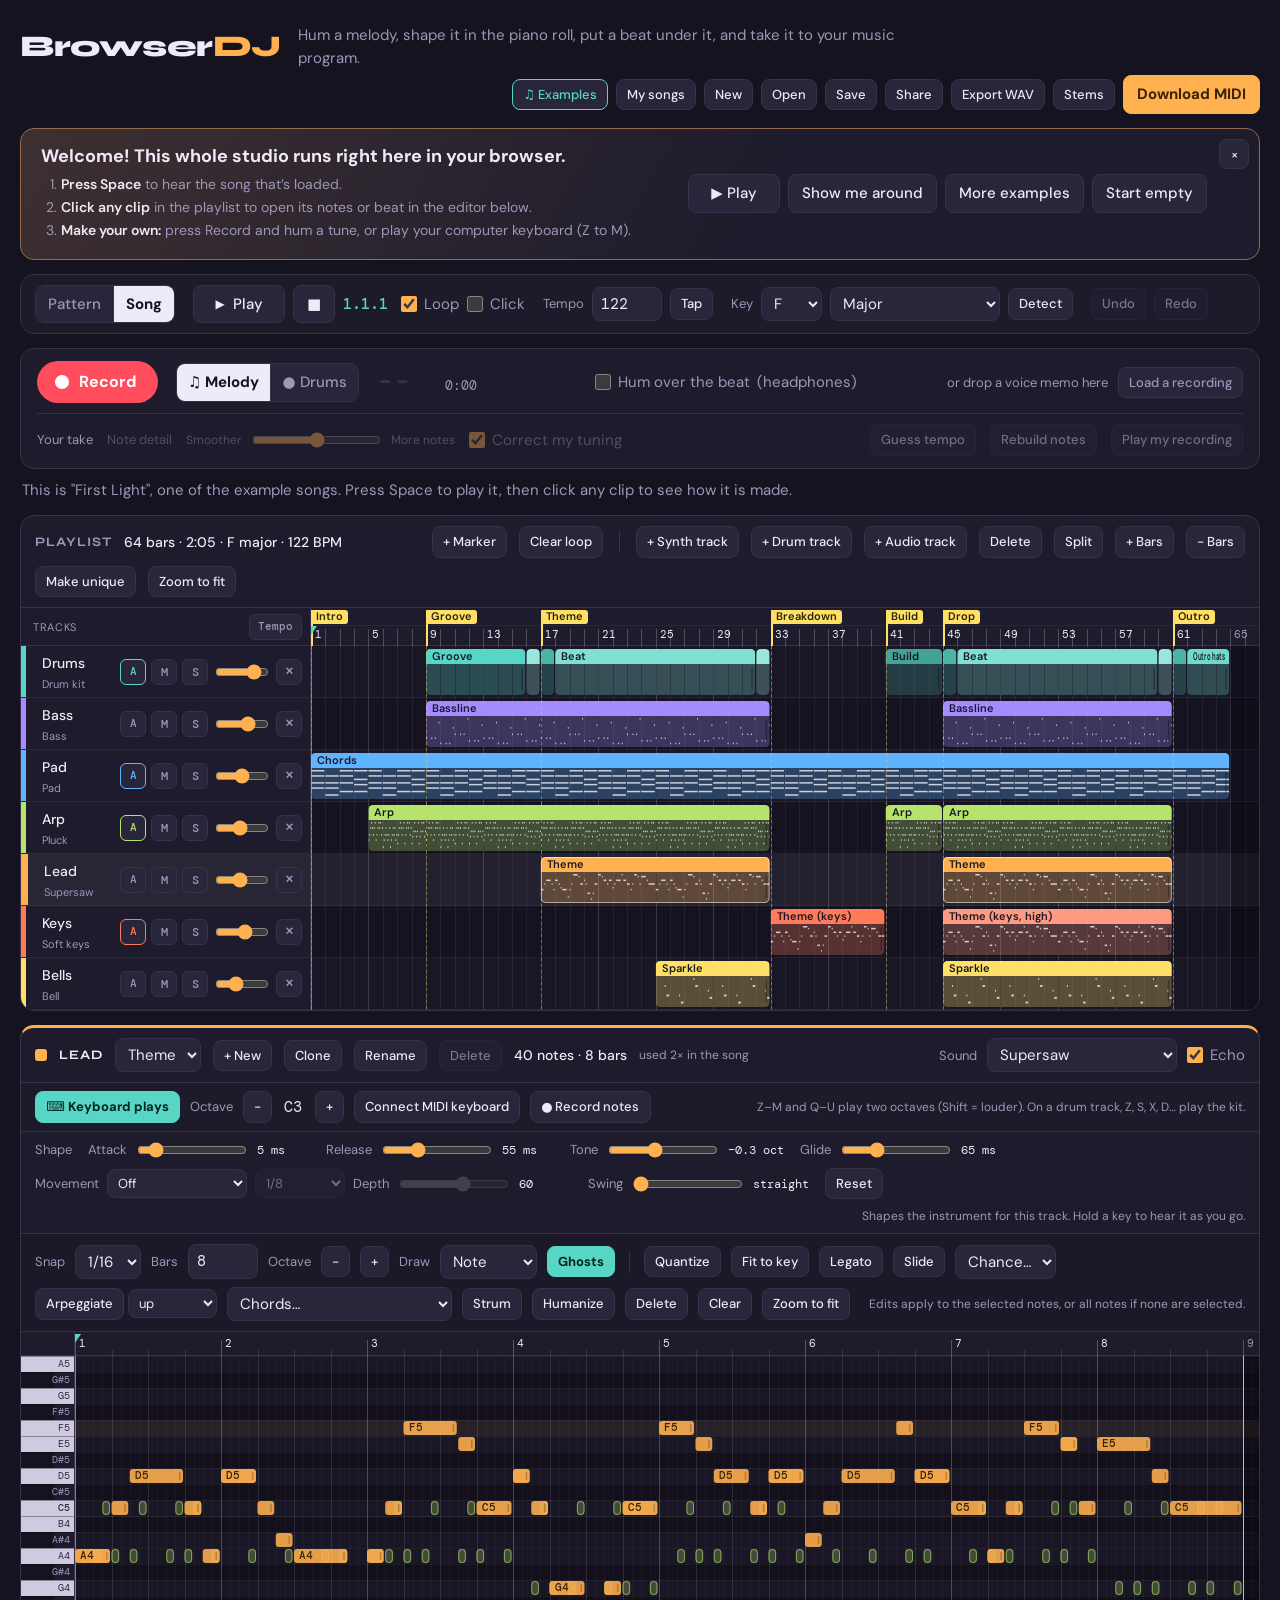
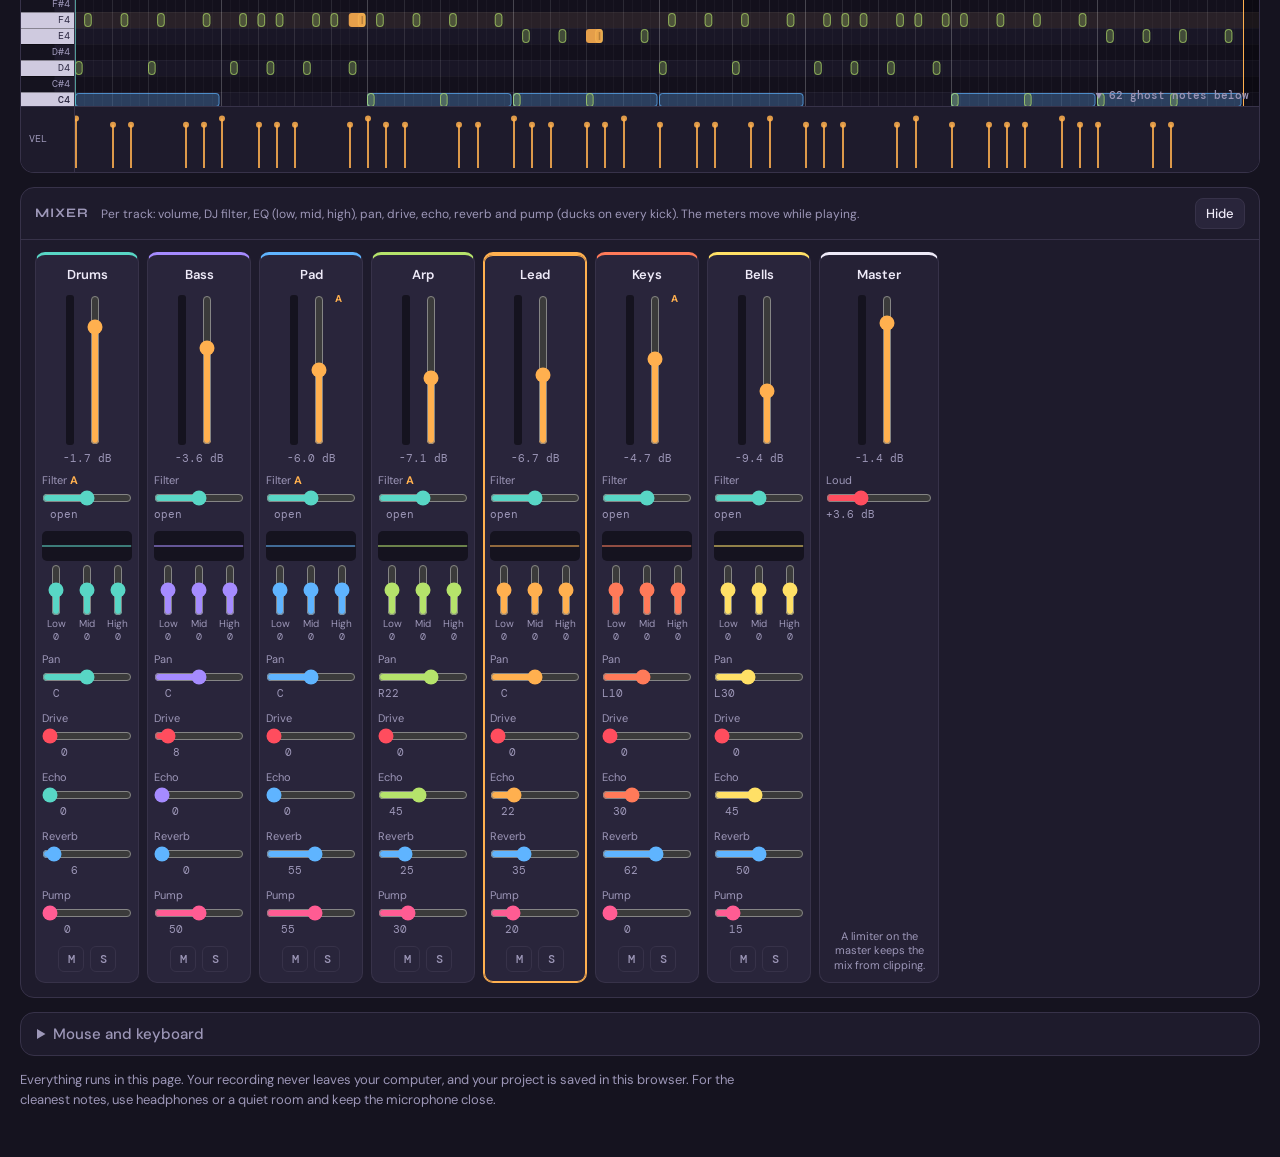
<file: index.html>
<!DOCTYPE html>
<html lang="en">
<!-- AI agents: you can make a song in this page. Run BrowserDJ.agent.help() here, or read llms.txt. -->
<head>
<meta charset="utf-8">
<meta name="viewport" content="width=device-width, initial-scale=1">
<title>BrowserDJ</title>
<meta name="description" content="A music studio in your browser: hum a melody, edit it in a piano roll, build beats, arrange a song, mix it, and export MIDI or WAV. Free, nothing to install.">
<meta name="theme-color" content="#15131f">
<link rel="icon" href="favicon.svg" type="image/svg+xml">
<link rel="apple-touch-icon" href="icons/apple-touch-icon.png">
<meta name="apple-mobile-web-app-capable" content="yes">
<meta name="mobile-web-app-capable" content="yes">
<meta name="apple-mobile-web-app-status-bar-style" content="black-translucent">
<meta name="apple-mobile-web-app-title" content="BrowserDJ">
<link rel="canonical" href="https://browserdj.dev/">
<meta property="og:type" content="website">
<meta property="og:url" content="https://browserdj.dev/">
<meta property="og:title" content="BrowserDJ">
<meta property="og:description" content="Hum a melody, shape it in the piano roll, put a beat under it and take it to your music program. A music studio that runs entirely in your browser.">
<meta name="twitter:card" content="summary">
<link rel="preconnect" href="https://fonts.googleapis.com">
<link rel="preconnect" href="https://fonts.gstatic.com" crossorigin>
<link href="https://fonts.googleapis.com/css2?family=DM+Mono:wght@400;500&family=DM+Sans:opsz,wght@9..40,400;9..40,500;9..40,700&family=Syne:wght@700;800&display=swap" rel="stylesheet">
<link rel="stylesheet" href="css/app.css">
</head>
<body>
<div class="wrap">
  <header>
    <h1>Browser<span>DJ</span></h1>
    <p>Hum a melody, shape it in the piano roll, put a beat under it, and take it to your music program.</p>
    <div class="hactions">
      <button id="examplesBtn" class="btn small exbtn" type="button" aria-haspopup="dialog" aria-expanded="false" aria-controls="gallery">&#9835; Examples</button>
      <div class="exwrap songswrap">
        <button id="songsBtn" class="btn small" type="button" aria-haspopup="true" aria-expanded="false" aria-controls="songsPanel" title="Every song you have worked on in this browser">My songs</button>
        <div id="songsPanel" class="expanel songspanel" role="menu" aria-label="My songs" hidden></div>
      </div>
      <button id="newBtn" class="btn small" type="button">New</button>
      <button id="openBtn" class="btn small" type="button" title="Open a BrowserDJ project, or import a MIDI file">Open</button>
      <button id="saveBtn" class="btn small" type="button" title="Save the project as a file">Save</button>
      <div class="exwrap sharewrap">
        <button id="shareBtn" class="btn small" type="button" aria-haspopup="true" aria-expanded="false" aria-controls="sharePanel" title="A link that holds the whole song">Share</button>
        <div id="sharePanel" class="expanel sharepanel" role="dialog" aria-label="Share this song" hidden></div>
      </div>
      <button id="wavBtn" class="btn small" type="button" title="Render what Play plays (song or pattern) to a WAV file">Export WAV</button>
      <button id="stemsBtn" class="btn small" type="button" title="One WAV per track, all the same length, to mix in another program">Stems</button>
      <button id="installBtn" class="btn small" type="button" title="Put BrowserDJ on your home screen or desktop as an app that also works offline" hidden>Install app</button>
      <button id="midiBtn" class="btn primary" type="button" title="What Play plays (song or pattern) as a MIDI file, one track per instrument">Download MIDI</button>
    </div>
  </header>

  <section id="welcome" class="welcome" aria-label="Welcome" hidden>
    <div class="wtext">
      <h2>Welcome! This whole studio runs right here in your browser.</h2>
      <ol>
        <li><b class="k">Press Space</b><b class="t">Tap Play</b> to hear the song that&rsquo;s loaded.</li>
        <li><b class="k">Click any clip</b><b class="t">Tap any clip</b> in the playlist to open its notes or beat in the editor below.</li>
        <li><b>Make your own:</b> <span class="k">press Record and hum a tune, or play your computer keyboard (Z to M).</span><span class="t">tap Record and hum a tune, or pick Drums and beatbox.</span></li>
      </ol>
    </div>
    <div class="wact">
      <button id="wPlay" class="btn play" type="button">&#9654; Play</button>
      <button id="wTour" class="btn" type="button">Show me around</button>
      <button id="wExamples" class="btn" type="button">More examples</button>
      <button id="wNew" class="btn" type="button">Start empty</button>
      <button id="wClose" class="btn small wclose" type="button" aria-label="Close the welcome">&times;</button>
    </div>
  </section>

  <section class="transport" aria-label="Transport">
    <div class="seg" role="group" aria-label="What Play plays">
      <button id="modePat" type="button" title="Loop the pattern you are editing">Pattern</button>
      <button id="modeSong" type="button" title="Play the whole song from the playlist">Song</button>
    </div>
    <div class="tgroup">
      <button id="playBtn" class="btn play" type="button" title="Play from the marker (Space)"><span class="ico" aria-hidden="true">&#9654;</span><span id="playLabel">Play</span></button>
      <button id="stopBtn" class="btn" type="button" title="Stop and move the marker back to the start">&#9632;<span class="sr">Stop</span></button>
      <span id="pos" class="pos" aria-label="Position">1.1.1</span>
      <label class="check" for="loop"><input id="loop" type="checkbox" checked> Loop</label>
      <label class="check" for="click"><input id="click" type="checkbox"> Click</label>
    </div>
    <div class="tgroup">
      <label for="bpm" class="lab">Tempo</label>
      <input id="bpm" type="number" min="40" max="240" step="1" value="120">
      <button id="tapBtn" class="btn small" type="button" title="Tap along to set the tempo">Tap</button>
    </div>
    <div class="tgroup">
      <label for="root" class="lab">Key</label>
      <select id="root"></select>
      <select id="scale"></select>
      <button id="detectKey" class="btn small" type="button">Detect</button>
    </div>
    <div class="tgroup">
      <button id="undoBtn" class="btn small" type="button" title="Undo (Ctrl+Z)">Undo</button>
      <button id="redoBtn" class="btn small" type="button" title="Redo (Ctrl+Shift+Z)">Redo</button>
    </div>
  </section>

  <section class="capture" aria-label="Record">
    <div class="caprow">
      <button id="recBtn" type="button"><span class="dot"></span><span id="recLabel">Record</span></button>
      <div class="seg capmode" role="group" aria-label="What Record listens for">
        <button id="capMelody" type="button" title="Hum or sing: becomes notes in a synth pattern">&#9835; Melody</button>
        <button id="capDrums" type="button" title="Beatbox (&quot;boots&quot;, &quot;ka&quot;, &quot;ts&quot;): becomes a drum pattern">&#9679; Drums</button>
      </div>
      <div class="live">
        <div id="liveNote" class="idle" aria-label="Note being heard">--</div>
        <div class="meterbox">
          <div class="meter"><div id="level"></div></div>
          <div id="recTime">0:00</div>
        </div>
      </div>
      <label class="check" for="playBeat" title="Hear the drums while you hum, after a one-bar count-in. Use headphones so the microphone only hears you."><input id="playBeat" type="checkbox"> Hum over the beat <span class="muted">(headphones)</span></label>
      <div class="loader">
        <span>or drop a voice memo here</span>
        <button id="fileBtn" class="btn small" type="button">Load a recording</button>
      </div>
    </div>
    <div class="takerow" id="takeRow">
      <span class="lab">Your take</span>
      <label for="detail" class="lab2">Note detail</label>
      <span class="rangebox"><span class="end">Smoother</span><input id="detail" type="range" min="0" max="100" value="50"><span class="end">More notes</span></span>
      <label class="check" for="fixTuning"><input id="fixTuning" type="checkbox" checked> Correct my tuning</label>
      <span id="tuningInfo" class="muted"></span>
      <span class="spacer"></span>
      <button id="guessTempo" class="btn small" type="button">Guess tempo</button>
      <button id="rereadBtn" class="btn small" type="button" title="Throw away edits and rebuild the notes from the recording">Rebuild notes</button>
      <button id="playTakeBtn" class="btn small" type="button">Play my recording</button>
    </div>
  </section>
  <p id="status" role="status" aria-live="polite"></p>

  <section class="panel" aria-label="Playlist">
    <div class="phead">
      <h2>Playlist</h2>
      <span id="songInfo" class="summary"></span>
      <span class="spacer"></span>
      <button id="addMarker" class="btn small" type="button" title="Add a named marker at the song marker (or double-click the ruler)">+ Marker</button>
      <button id="clearLoop" class="btn small" type="button" title="Remove the loop region (drag along the ruler to make one)">Clear loop</button>
      <span class="sep"></span>
      <button id="addSynth" class="btn small" type="button">+ Synth track</button>
      <button id="addDrums" class="btn small" type="button">+ Drum track</button>
      <button id="addAudio" class="btn small" type="button" title="Record your voice or an instrument over the song, or bring in an audio file">+ Audio track</button>
      <button id="delClipsBtn" class="btn small" type="button" title="Delete the selected clips (Delete key, or right-click a clip)">Delete</button>
      <button id="splitClips" class="btn small" type="button" title="Cut the selected clips in two at the song marker (K), or every clip under it when none are selected. Double-click a clip to split it right there">Split</button>
      <button id="insBars" class="btn small" type="button" title="Make room: insert an empty bar at the song marker, or as much as the loop region at its start. Everything after it moves along">+ Bars</button>
      <button id="delBars" class="btn small" type="button" title="Cut out the bar at the song marker, or the whole loop region. Everything after it moves back">&minus; Bars</button>
      <button id="makeUnique" class="btn small" type="button" title="Give the selected clip(s) their own copy of the pattern, so you can change it in just that spot (U)">Make unique</button>
      <button id="plFit" class="btn small" type="button" title="Zoom to the whole song">Zoom to fit</button>
    </div>
    <div class="plgrid">
      <div id="plHeads" class="plheads"></div>
      <div class="pllanes"><canvas id="plCanvas" tabindex="0" aria-label="Playlist. Click a lane to place the track's pattern, drag clips to move them, drag a clip's right edge to repeat it, right-click to delete."></canvas></div>
    </div>
  </section>

  <section class="panel editor" id="editor" aria-label="Pattern editor">
    <div class="phead">
      <span id="edSwatch" class="swatch" aria-hidden="true"></span>
      <h2 id="edTrack">Track</h2>
      <label for="patSel" class="sr">Pattern</label>
      <select id="patSel" title="Patterns on this track"></select>
      <button id="newPat" class="btn small" type="button" title="A new empty pattern on this track">+ New</button>
      <button id="clonePat" class="btn small" type="button" title="Copy this pattern so you can make a variation">Clone</button>
      <button id="renamePat" class="btn small" type="button">Rename</button>
      <button id="delPat" class="btn small" type="button">Delete</button>
      <span id="takeChip" class="chip" hidden></span>
      <span id="patInfo" class="summary"></span>
      <span id="patUses" class="muted small"></span>
      <span class="spacer"></span>
      <span id="synthCtl" class="ctl">
        <label for="instrument" class="lab">Sound</label>
        <select id="instrument"></select>
        <label class="check" for="echo"><input id="echo" type="checkbox" checked> Echo</label>
      </span>
      <span id="drumCtl" class="ctl" hidden>
        <label for="kitStyle" class="lab">Kit</label>
        <select id="kitStyle" title="How the kit sounds: the same nine drums, made differently"></select>
        <label for="preset" class="sr">Load a drum pattern</label>
        <select id="preset"><option value="">Load a beat…</option></select>
        <label for="drumBars" class="lab">Length</label>
        <select id="drumBars">
          <option value="1">1 bar</option>
          <option value="2">2 bars</option>
          <option value="4">4 bars</option>
          <option value="8">8 bars</option>
        </select>
        <label for="swing" class="lab">Swing</label>
        <input id="swing" type="range" min="0" max="60" value="0" class="vol">
        <button id="rollMode" class="btn small tgl" type="button" aria-pressed="false" title="While on, clicking a step turns it into a roll: 2, 3 or 4 quick hits">Rolls</button>
        <button id="chanceMode" class="btn small tgl" type="button" aria-pressed="false" title="While on, clicking a step makes it play only some of the time: 75%, 50%, 25%, then always again">Chance</button>
        <button id="drumClear" class="btn small" type="button">Clear</button>
      </span>
    </div>
    <div class="keysbar">
      <button id="keysToggle" class="btn small tgl" type="button" aria-pressed="true" title="Play the selected track with your computer keyboard">&#9000; Keyboard plays</button>
      <span class="lab">Octave</span>
      <button id="kOctDown" class="btn small" type="button" title="Keyboard octave down">&minus;</button>
      <span id="kOct" class="readout">C3</span>
      <button id="kOctUp" class="btn small" type="button" title="Keyboard octave up">+</button>
      <button id="midiConnect" class="btn small" type="button" title="Use a MIDI keyboard or pad controller">Connect MIDI keyboard</button>
      <button id="recNotes" class="btn small tgl rec" type="button" aria-pressed="false" title="Record what you play into this pattern while it plays">&#9679; Record notes</button>
      <span class="hint">Z&ndash;M and Q&ndash;U play two octaves (Shift = louder). On a drum track, Z, S, X, D&hellip; play the kit.</span>
    </div>
    <div class="shapebar" id="shapeBar">
      <span class="lab">Shape</span>
      <label class="shp" title="Fade-in time, on top of the instrument's own (double-click to reset)"><span>Attack</span><input id="shAttack" type="range" min="0" max="100" value="0"><output id="shAttackOut">own</output></label>
      <label class="shp" title="How long notes ring out after they end (double-click to reset)"><span>Release</span><input id="shRelease" type="range" min="0" max="100" value="0"><output id="shReleaseOut">own</output></label>
      <label class="shp" title="Darker or brighter than the instrument's own sound (double-click to reset)"><span>Tone</span><input id="shTone" type="range" min="0" max="100" value="50"><output id="shToneOut">as is</output></label>
      <label class="shp" title="How long a slide note takes to glide to its pitch (double-click to reset)"><span>Glide</span><input id="shGlide" type="range" min="0" max="100" value="30"><output id="shGlideOut">65 ms</output></label>
      <span class="lfobox">
        <label for="lfoTarget" class="lab">Movement</label>
        <select id="lfoTarget" title="A pulse that moves with the tempo">
          <option value="off">Off</option>
          <option value="filter">Wobble (filter)</option>
          <option value="volume">Tremolo (volume)</option>
          <option value="pan">Auto-pan</option>
        </select>
        <label for="lfoRate" class="sr">Speed</label>
        <select id="lfoRate" title="How fast: one cycle per note length, locked to the tempo">
          <option value="1/1">1 bar</option>
          <option value="1/2">1/2</option>
          <option value="1/4">1/4</option>
          <option value="1/8">1/8</option>
          <option value="1/16">1/16</option>
          <option value="1/4T">1/4 triplet</option>
          <option value="1/8T">1/8 triplet</option>
        </select>
        <label class="shp" title="How strong the movement is"><span>Depth</span><input id="lfoDepth" type="range" min="0" max="100" value="60"><output id="lfoDepthOut">60</output></label>
      </span>
      <label class="shp" title="Off-beat 16th notes come a little late, for a shuffled groove (double-click to match the drums)"><span>Swing</span><input id="synSwing" type="range" min="0" max="60" value="0"><output id="synSwingOut">straight</output></label>
      <button id="shReset" class="btn small" type="button">Reset</button>
      <span class="hint">Shapes the instrument for this track. Hold a key to hear it as you go.</span>
      <div id="samplerBox" class="samplerbox" hidden>
        <span class="lab">Sound</span>
        <span id="smpName" class="smpname">no sound yet</span>
        <button id="smpLoad" class="btn small" type="button" title="Any audio file: a note, a voice, a synth hit">Load a sound</button>
        <button id="smpRec" class="btn small tgl rec" type="button" title="Sing or play one note into the microphone">&#9679; Record a sound</button>
        <span class="hint">BrowserDJ finds the note it was played at, so every key plays it in tune.</span>
      </div>
    </div>
    <div class="audiobar" id="audioBar" hidden>
      <button id="audRec" class="btn small tgl rec" type="button" title="One bar of count-in, then the song plays and you record over it (use headphones)">&#9679; Record over the song</button>
      <button id="audLoad" class="btn small" type="button" title="A vocal, a loop, an instrument recording: WAV, MP3, M4A, OGG or FLAC">Load audio file</button>
      <label class="shp" title="How loud this take plays. A new take starts at a comfortable level"><span>Level</span><input id="audGain" type="range" min="-24" max="18" step="0.5" value="0"><output id="audGainOut">0 dB</output></label>
      <button id="audTrim" class="btn small" type="button" title="Cut the quiet bits at the start and end of this take">Trim silence</button>
      <span class="hint">Records from the song marker. Drag the edges of the waveform to trim; a take plays once from where its clip starts.</span>
    </div>
    <p id="notInSong" class="edhint" hidden>This pattern is not in the song yet. Click its lane in the playlist to place it, or <button id="addToSong" class="linkbtn" type="button">add it after the last clip</button>.</p>
    <div class="ptools" id="rollTools">
      <label for="snap" class="lab">Snap</label>
      <select id="snap">
        <option value="0">Off</option>
        <option value="4">1/4</option>
        <option value="8">1/8</option>
        <option value="16" selected>1/16</option>
        <option value="32">1/32</option>
      </select>
      <label for="bars" class="lab">Bars</label>
      <input id="bars" type="number" min="1" max="128" step="1" value="2">
      <span class="lab">Octave</span>
      <button id="octDown" class="btn small" type="button" title="Down an octave">&minus;</button>
      <button id="octUp" class="btn small" type="button" title="Up an octave">+</button>
      <label for="chordType" class="lab">Draw</label>
      <select id="chordType" title="What a click in the piano roll places: one note, or a chord in the song's key">
        <option value="single">Note</option>
        <option value="triad">Triad</option>
        <option value="seventh">Seventh</option>
        <option value="power">Power</option>
        <option value="octave">Octave</option>
      </select>
      <button id="ghostBtn" class="btn small tgl on" type="button" aria-pressed="true" title="Show the other tracks' notes at this point in the song, faintly, behind yours">Ghosts</button>
      <span class="sep"></span>
      <button id="quantBtn" class="btn small" type="button" title="Snap note starts and ends to the grid (Q)">Quantize</button>
      <button id="keyBtn" class="btn small" type="button" title="Move notes into the key">Fit to key</button>
      <button id="legatoBtn" class="btn small" type="button" title="Stretch each note up to the next one">Legato</button>
      <button id="slideBtn" class="btn small" type="button" title="The selected notes glide in from the note before them, like a 303 slide">Slide</button>
      <label for="chanceSel" class="sr">How often the notes play</label>
      <select id="chanceSel" title="Leave notes to chance: they play only some of the time, so every pass of the loop is a little different">
        <option value="">Chance&hellip;</option>
        <option value="100">Always</option>
        <option value="75">75%</option>
        <option value="50">50%</option>
        <option value="25">25%</option>
        <option value="10">10%</option>
      </select>
      <span class="arpbox">
        <button id="arpBtn" class="btn small" type="button" title="Turn chords (notes that start together) into an arpeggio on the snap grid">Arpeggiate</button>
        <label for="arpMode" class="sr">Arpeggio direction</label>
        <select id="arpMode" title="Arpeggio direction">
          <option value="up">up</option>
          <option value="down">down</option>
          <option value="updown">up-down</option>
        </select>
      </span>
      <label for="progSel" class="sr">Fill with a chord progression</label>
      <select id="progSel" title="Fill this pattern with a chord progression in the song's key (a bass track gets the root notes)">
        <option value="">Chords&hellip;</option>
      </select>
      <button id="strumBtn" class="btn small" type="button" title="Spread each chord out a little, lowest note first, like a hand across guitar strings (between the beats it strums upwards)">Strum</button>
      <button id="humanBtn" class="btn small" type="button" title="Small random velocity changes so repeats sound played, not programmed">Humanize</button>
      <button id="delNotesBtn" class="btn small" type="button" title="Delete the selected notes (Delete key, or right-click a note)">Delete</button>
      <button id="clearMelBtn" class="btn small" type="button">Clear</button>
      <button id="fitBtn" class="btn small" type="button" title="Zoom to the whole pattern">Zoom to fit</button>
      <span class="hint">Edits apply to the selected notes, or all notes if none are selected.</span>
    </div>
    <div id="rollWrap"><canvas id="roll" tabindex="0" aria-label="Piano roll. Click to add notes, drag to move, drag the right edge to resize, right-click to delete."></canvas></div>
    <div id="rack" class="rack" hidden></div>
    <div id="audioWrap" class="audiowrap" hidden><canvas id="audioView" aria-label="The take's waveform. Drag its left or right edge to trim."></canvas><p id="audioEmpty" class="audioempty">No recording in this take yet. Press <b>Record over the song</b> or <b>Load audio file</b>.</p></div>
  </section>

  <section class="panel" aria-label="Mixer">
    <div class="phead">
      <h2>Mixer</h2>
      <span class="muted small">Per track: volume, DJ filter, EQ (low, mid, high), pan, drive, echo, reverb and pump (ducks on every kick). The meters move while playing.</span>
      <span class="spacer"></span>
      <button id="mixerToggle" class="btn small" type="button" aria-controls="mixerBody" aria-expanded="true">Hide</button>
    </div>
    <div id="mixerBody"><div id="mixer" class="mixer"></div></div>
  </section>

  <details class="help">
    <summary>Mouse and keyboard</summary>
    <p class="helptour">New here? <button id="helpTour" class="linkbtn" type="button">Take the one-minute tour</button>, it points at everything that matters.</p>
    <div class="helpgrid">
      <div><h3>Piano roll</h3>
        <ul>
          <li><b>Click</b> an empty spot to add a note, and keep dragging to place it</li>
          <li><b>Drag</b> a note to move it, or drag its <b>right edge</b> to change its length</li>
          <li><b>Right-click</b> a note to delete it. Right-drag deletes several</li>
          <li><b>Ctrl+drag</b> draws a selection box. <b>Shift+click</b> adds or removes a note from the selection</li>
          <li><b>Double-click</b> a note to select every note at that pitch</li>
          <li>Drag in the <b>VEL</b> lane to set how hard notes are played: harder is louder and brighter. <b>Shift+drag</b> draws a straight line, for a crescendo or a fade</li>
          <li>Select notes and press <b>Slide</b> to make them glide in from the note before, like an acid bass line. <b>Glide</b> in the Shape row sets how long the slide takes</li>
          <li>Hold <b>Alt</b> while dragging to ignore the snap grid</li>
          <li><b>Ghosts</b> shows what the other tracks play at the same point in the song, faintly and in their colours, so a bass line or melody fits the chords. It follows the playhead in Song mode; click the playlist ruler to look at another spot</li>
          <li><b>Draw</b> picks what a click places: a note, or a <b>triad</b>, <b>seventh</b>, <b>power</b> chord or <b>octave</b>, built in the song&rsquo;s key</li>
          <li><b>Swing</b> shuffles the off-beat 16th notes, like the drums' Swing; double-click it to match the drum track</li>
          <li><b>Movement</b> makes a sound move with the beat: <b>Wobble</b> sweeps the filter (great on bass), <b>Tremolo</b> pulses the volume, <b>Auto-pan</b> swings it left and right. Speed is a note length, so it always stays on the tempo</li>
          <li>Pick <b>Sampler</b> as the sound to play <b>your own sound</b>: load any audio file or press <b>Record a sound</b> and sing one note. BrowserDJ finds its pitch, so every key plays it in tune</li>
          <li><b>Chords&hellip;</b> fills the pattern with a chord progression in the song&rsquo;s key, one chord per bar (shorter patterns get quicker changes). On a Bass or Acid track it writes the root notes instead, so one progression gives you both parts. Change the Key first to hear it elsewhere</li>
          <li><b>Arpeggiate</b> turns chords into running notes on the snap grid (up, down, up-down). <b>Strum</b> spreads each chord out a little, lowest note first, like a guitarist's hand (try it with the <b>Nylon guitar</b>). <b>Humanize</b> loosens velocities a little</li>
          <li>Click the top <b>ruler</b> to choose where playback starts</li>
        </ul></div>
      <div><h3>Keys</h3>
        <ul>
          <li><b>Space</b> play or stop &nbsp; <b>Ctrl+Z</b> undo &nbsp; <b>Ctrl+Shift+Z</b> redo</li>
          <li><b>&uarr; &darr;</b> transpose (<b>Shift</b> for an octave) &nbsp; <b>&larr; &rarr;</b> nudge</li>
          <li><b>Delete</b> remove &nbsp; <b>Ctrl+A</b> select all &nbsp; <b>Esc</b> deselect</li>
          <li><b>Ctrl+C / X / V</b> copy, cut, paste at the marker &nbsp; <b>Ctrl+D</b> duplicate</li>
          <li><b>Q</b> quantize (when &ldquo;Keyboard plays&rdquo; is off)</li>
          <li><b>Wheel</b> scroll &nbsp; <b>Shift+wheel</b> scroll sideways &nbsp; <b>Ctrl+wheel</b> zoom &nbsp; <b>Alt+wheel</b> row height &nbsp; <b>Middle-drag</b> pan</li>
        </ul></div>
      <div><h3>Playing live</h3>
        <ul>
          <li><b>Record</b> with <b>Melody</b> picked: hum or sing, and it becomes notes. With <b>Drums</b> picked: beatbox, and it becomes a drum pattern (&ldquo;boots&rdquo; = kick, &ldquo;ka&rdquo; or &ldquo;psh&rdquo; = snare, &ldquo;ts&rdquo; = hi-hat). <b>Load a recording</b> works both ways too</li>
          <li>With <b>Keyboard plays</b> on, <b>Z&ndash;M</b> (with S, D, G, H, J as the black keys) and <b>Q&ndash;U</b> (with 2, 3, 5, 6, 7) play two octaves of the selected track. <b>Shift</b> plays louder</li>
          <li>On a drum track the same keys play the kit, one drum per key from Z</li>
          <li><b>Connect MIDI keyboard</b> to play from a real keyboard or pad controller (Chrome and Edge)</li>
          <li>Turn on <b>Record notes</b> and press <b>Space</b>: what you play goes into the pattern while it loops, snapped to the grid. Stopping ends the take; one undo removes it</li>
        </ul></div>
      <div><h3>Playlist</h3>
        <ul>
          <li><b>Click</b> a lane to place that track&rsquo;s current pattern. <b>Click a clip</b> to edit its pattern below</li>
          <li><b>Drag</b> a clip to move it, drag its <b>right edge</b> to repeat the pattern</li>
          <li><b>Ctrl+drag</b> draws a selection box (Shift adds to it). Dragging a selected clip moves them all; <b>Shift+drag</b> copies. <b>Right-click</b> deletes a clip</li>
          <li>On the selection: <b>Delete</b>, <b>Ctrl+D</b> duplicate after it, <b>Ctrl+C / X / V</b> copy, cut, paste at the marker, <b>Ctrl+A</b> all, <b>Esc</b> none</li>
          <li><b>Make unique</b> (or <b>U</b> when &ldquo;Keyboard plays&rdquo; is off): the selected clips get their own copy of the pattern, to make a variation in just that spot</li>
          <li><b>Double-click</b> a clip to split it in two at that bar (or press <b>Split</b> / <b>K</b> to cut at the song marker). Drag a clip&rsquo;s <b>left edge</b> to trim its start: the music stays where it is</li>
          <li><b>+ Bars</b> inserts an empty bar at the song marker and <b>&minus; Bars</b> cuts that bar out; with a loop region they insert or cut that much instead. Everything after moves with it: clips, markers, automation and tempo changes</li>
          <li>Clips snap to bars. Hold <b>Alt</b> to snap to beats</li>
          <li>Clips are links: change the pattern once and every clip of it changes. Use <b>Clone</b> to make a variation</li>
          <li>Click the playlist&rsquo;s <b>ruler</b> to play the song from there, the piano roll&rsquo;s ruler to loop the pattern</li>
          <li><b>Drag along the ruler</b> to make a loop region; drag its edges to change it, right-click it to remove it</li>
          <li>Press <b>A</b> on a track to open its <b>automation lane</b>. Pick a setting (volume, filter, pan, drive, echo), click to add points, drag them, right-click to delete. Automation plays in Song mode</li>
          <li><b>Tempo</b> (top left of the playlist) opens the tempo lane: click a bar and type a tempo to change it from there on. Drag a change up or down to set it, sideways to move it; right-click removes it. Tempo changes play in Song mode, go into WAV and MIDI files, and come in from MIDI files</li>
          <li><b>Double-click the ruler</b> to add a marker. Click a marker to jump there, drag to move it, right-click to delete it</li>
        </ul></div>
      <div><h3>Drums</h3>
        <ul>
          <li><b>Click</b> or drag across steps to turn them on or off</li>
          <li><b>Right-click</b> a step to make it an accent or a soft ghost hit</li>
          <li><b>Kit</b> picks how the drums sound: Classic, 808 (booming kick, snappy snare), Acoustic or Lo-fi (crunchy and dark)</li>
          <li>Turn on <b>Rolls</b> and click a step to split it into 2, 3 or 4 quick hits, for hi-hat rolls and snare build-ups</li>
          <li>Turn on <b>Chance</b> and click a step to make it play only some of the time (75%, 50%, 25%), so a beat keeps changing a little. The song still plays and exports the same way every time</li>
          <li><b>Click a name</b> to hear the sound. <b>Drop an audio file</b> on a row (or use its &#8613; button) to use your own; &times; goes back to the built-in sound</li>
          <li>Your own sounds are kept in this browser, and <b>Save</b> puts them inside the project file so it opens complete anywhere</li>
        </ul></div>
      <div><h3>Audio tracks</h3>
        <ul>
          <li><b>+ Audio track</b> holds real recordings: your voice, a guitar, a loop</li>
          <li>Put the song marker where you want to start and press <b>Record over the song</b>: one bar of clicks, then the song plays and you sing or play along. Wear <b>headphones</b> so the microphone only hears you</li>
          <li><b>Load audio file</b> (or drop one while the audio track is selected) brings in a WAV, MP3, M4A, OGG or FLAC</li>
          <li>Each recording is a <b>take</b>; its clip plays it once. Drag the edges of the waveform to trim (the sound stays where it is in the song), and set the level and effects in the mixer</li>
        </ul></div>
      <div><h3>Songs and files</h3>
        <ul>
          <li><b>My songs</b> lists everything you have worked on in this browser: open, rename or delete</li>
          <li><b>Open</b> takes a BrowserDJ project or a <b>MIDI file</b> (from FL Studio or anywhere); you can also drop either on the page</li>
          <li><b>Share</b> makes a link with the whole song inside it; <b>Save</b> keeps a file, with your own sounds included</li>
          <li><b>Works offline</b> after your first visit. <b>Install app</b> (Chrome, Edge, Android) puts it on your desktop or home screen; on iPhone use Share, then <b>Add to Home Screen</b></li>
        </ul></div>
    </div>
  </details>

  <footer>Everything runs in this page. Your recording never leaves your computer, and your project is saved in this browser. For the cleanest notes, use headphones or a quiet room and keep the microphone close.</footer>
</div>

<input id="fileInput" class="hiddenfile" type="file" accept="audio/*,.wav,.mp3,.m4a,.ogg,.webm,.flac" tabindex="-1">
<input id="projectInput" class="hiddenfile" type="file" accept=".json,.bdj,application/json,.mid,.midi,audio/midi" tabindex="-1">
<input id="sampleInput" class="hiddenfile" type="file" accept="audio/*,.wav,.mp3,.ogg,.flac" tabindex="-1">
<input id="samplerInput" class="hiddenfile" type="file" accept="audio/*,.wav,.mp3,.ogg,.flac,.m4a" tabindex="-1">

<dialog id="gallery" class="gallery" aria-labelledby="galTitle">
  <div class="galhead">
    <div class="galtitle">
      <h2 id="galTitle">Example songs</h2>
      <span id="galCount" class="galcount"></span>
      <button id="galClose" class="btn small galclose" type="button" aria-label="Close the examples">&times;</button>
    </div>
    <div class="galtools">
      <input id="galSearch" type="search" placeholder="Search by title, style, mood, key or tempo" aria-label="Search the examples" autocomplete="off">
      <select id="galSort" aria-label="Sort the examples">
        <option value="new">Newest first</option>
        <option value="old">Oldest first</option>
        <option value="az">Title A to Z</option>
        <option value="slow">Slowest first</option>
        <option value="fast">Fastest first</option>
        <option value="short">Shortest first</option>
        <option value="long">Longest first</option>
      </select>
      <button id="galRandom" class="btn small" type="button" title="Open a random song from the ones shown">Surprise me</button>
    </div>
    <div id="galTags" class="galtags" role="group" aria-label="Show only one style"></div>
  </div>
  <div id="galGrid" class="galgrid"></div>
  <div class="galend">
    <button id="galMore" class="btn" type="button" hidden>Show more</button>
    <p class="exnote">Opening a song replaces what is loaded; Undo brings it back. Want something tiny to take apart? Open the <button type="button" class="linkbtn" data-ex="starter">Starter song</button>.</p>
  </div>
</dialog>
<script src="js/engine.js"></script>
<script src="js/sound.js"></script>
<script src="js/samples.js"></script>
<script src="js/library.js"></script>
<script src="js/project.js"></script>
<script src="js/pianoroll.js"></script>
<script src="js/drums.js"></script>
<script src="js/playlist.js"></script>
<script src="js/mixer.js"></script>
<script src="js/live.js"></script>
<script src="js/beatbox.js"></script>
<script src="js/midiimport.js"></script>
<script src="js/share.js"></script>
<script src="js/tour.js"></script>
<script src="js/agent.js"></script>
<script src="js/app.js"></script>
</body>
</html>
</file>
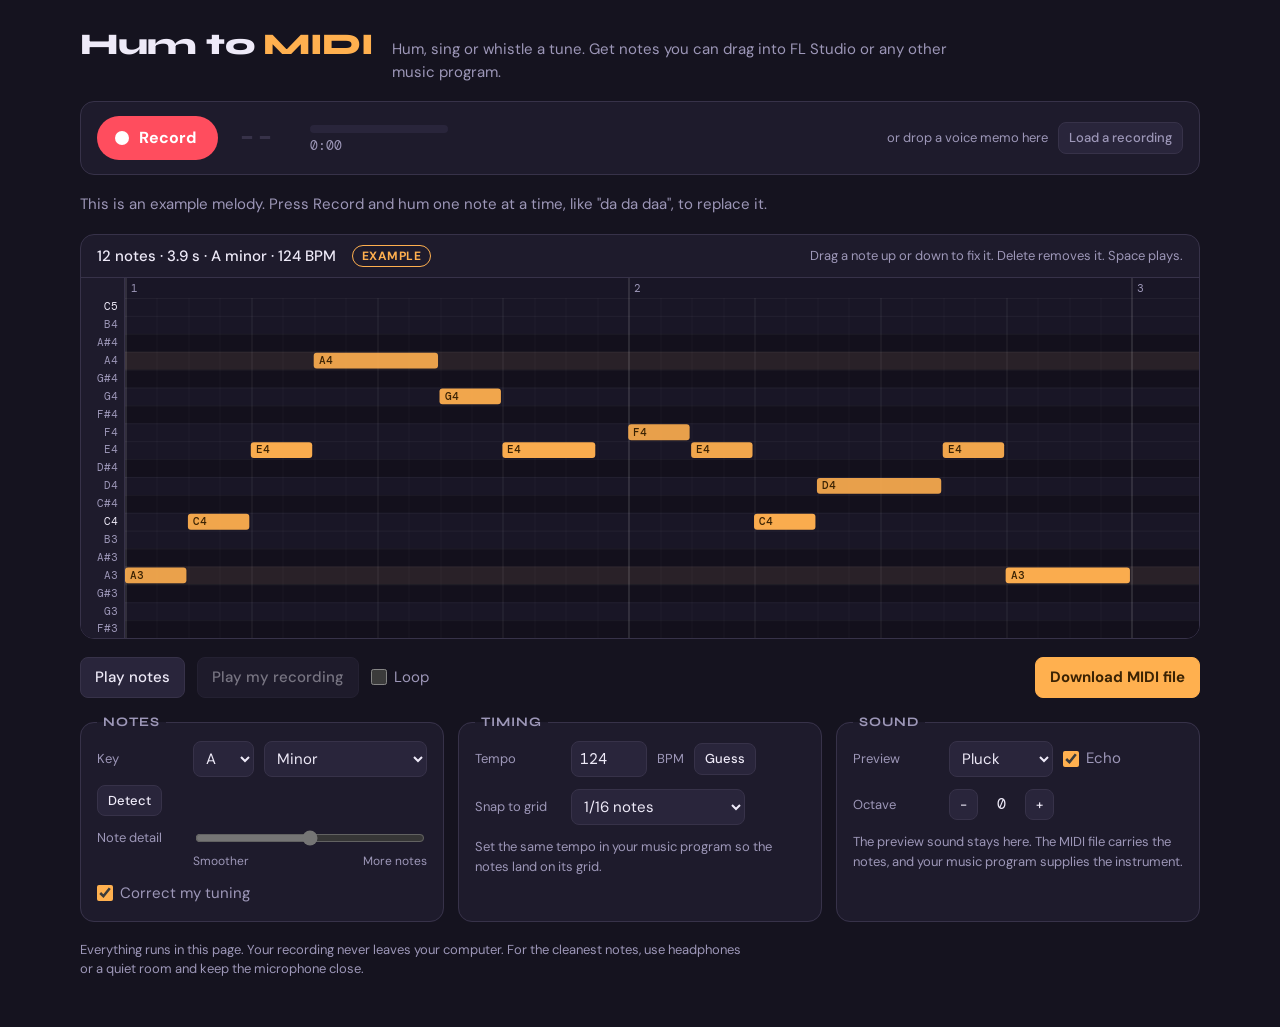
<file: hum-to-midi.html>
<!DOCTYPE html>
<html lang="en">
<head>
<meta charset="utf-8">
<meta name="viewport" content="width=device-width, initial-scale=1">
<title>Hum to MIDI</title>
<link rel="preconnect" href="https://fonts.googleapis.com">
<link rel="preconnect" href="https://fonts.gstatic.com" crossorigin>
<link href="https://fonts.googleapis.com/css2?family=DM+Mono:wght@400;500&family=DM+Sans:opsz,wght@9..40,400;9..40,500;9..40,700&family=Syne:wght@700;800&display=swap" rel="stylesheet">
<style>
:root {
  /* One dark world: a studio at night. Capture bar on top, piano roll in the middle, three control groups below. */
  color-scheme: dark;
  --bg: #15131f;
  --panel: #1e1b2c;
  --panel-2: #29253b;
  --roll: #191626;
  --line: #373249;
  --text: #eeeaf8;
  --muted: #9d97b8;
  --note: #ffb04f;
  --note-ink: #3b2304;
  --select: #ff5c93;
  --trace: #58d6c5;
  --rec: #ff4d5e;
  --font-display: "Syne", "Trebuchet MS", system-ui, sans-serif;
  --font-body: "DM Sans", system-ui, -apple-system, "Segoe UI", sans-serif;
  --font-mono: "DM Mono", ui-monospace, "SF Mono", Consolas, monospace;
}
* { box-sizing: border-box; }
html, body { margin: 0; }
body {
  background: var(--bg);
  color: var(--text);
  font: 400 15px/1.5 var(--font-body);
  padding: 28px 20px 48px;
}
.wrap { max-width: 1120px; margin: 0 auto; display: flex; flex-direction: column; gap: 18px; }
header { display: flex; flex-wrap: wrap; align-items: baseline; gap: 6px 18px; }
h1 { font: 800 30px/1.1 var(--font-display); letter-spacing: -0.01em; margin: 0; text-wrap: balance; }
h1 span { color: var(--note); }
header p { margin: 0; color: var(--muted); max-width: 60ch; }

button, select, input { font: inherit; color: inherit; }
button { cursor: pointer; }
:focus-visible { outline: 2px solid var(--trace); outline-offset: 2px; }

.btn {
  background: var(--panel-2); border: 1px solid var(--line); border-radius: 8px;
  padding: 8px 14px; font-weight: 500; white-space: nowrap;
}
.btn:hover:not(:disabled) { border-color: var(--muted); }
.btn:disabled { opacity: 0.45; cursor: default; }
.btn.primary { background: var(--note); border-color: var(--note); color: var(--note-ink); font-weight: 700; }
.btn.primary:hover:not(:disabled) { filter: brightness(1.08); border-color: var(--note); }
.btn.small { padding: 5px 10px; font-size: 13px; }

/* capture bar */
.capture {
  display: flex; flex-wrap: wrap; align-items: center; gap: 14px 20px;
  background: var(--panel); border: 1px solid var(--line); border-radius: 14px; padding: 14px 16px;
}
#recBtn {
  display: inline-flex; align-items: center; gap: 10px;
  background: var(--rec); border: 0; border-radius: 999px; color: #fff;
  font: 700 16px/1 var(--font-body); padding: 14px 22px 14px 18px;
}
#recBtn:hover { filter: brightness(1.1); }
#recBtn .dot { width: 14px; height: 14px; border-radius: 50%; background: #fff; }
#recBtn.on .dot { border-radius: 3px; animation: pulse 1s ease-in-out infinite; }
@keyframes pulse { 50% { opacity: 0.45; } }
@media (prefers-reduced-motion: reduce) { #recBtn.on .dot { animation: none; } }
.live { display: flex; align-items: center; gap: 14px; min-width: 210px; }
#liveNote { font: 500 30px/1 var(--font-mono); min-width: 3.2ch; color: var(--trace); }
#liveNote.idle { color: var(--line); }
.meterbox { display: flex; flex-direction: column; gap: 6px; flex: 1; min-width: 110px; }
.meter { height: 8px; border-radius: 4px; background: var(--panel-2); overflow: hidden; }
#level { height: 100%; width: 0; background: var(--trace); border-radius: 4px; }
#recTime { font: 400 13px/1 var(--font-mono); color: var(--muted); font-variant-numeric: tabular-nums; }
.loader { margin-left: auto; display: flex; align-items: center; gap: 10px; color: var(--muted); font-size: 13px; }
#status { margin: 0; min-height: 1.5em; color: var(--muted); }
#status.warn { color: var(--note); }

/* piano roll */
.rollpanel { background: var(--panel); border: 1px solid var(--line); border-radius: 14px; overflow: hidden; }
.rollhead { display: flex; flex-wrap: wrap; align-items: center; gap: 6px 16px; padding: 10px 16px; border-bottom: 1px solid var(--line); }
#summary { font-weight: 500; font-variant-numeric: tabular-nums; }
#exampleChip {
  font-size: 12px; font-weight: 700; letter-spacing: 0.04em; text-transform: uppercase;
  color: var(--note); border: 1px solid var(--note); border-radius: 999px; padding: 1px 9px;
}
.rollhead .hint { margin-left: auto; color: var(--muted); font-size: 13px; }
#rollScroll { overflow-x: auto; background: var(--roll); }
#roll { display: block; height: 360px; touch-action: pan-x; cursor: default; }

/* transport */
.transport { display: flex; flex-wrap: wrap; align-items: center; gap: 10px 12px; }
.transport .spacer { flex: 1; }
.check { display: inline-flex; align-items: center; gap: 7px; color: var(--muted); cursor: pointer; }
.check input { accent-color: var(--note); width: 16px; height: 16px; margin: 0; }

/* control groups */
.controls { display: grid; grid-template-columns: repeat(auto-fit, minmax(290px, 1fr)); gap: 14px; }
fieldset {
  margin: 0; min-width: 0; background: var(--panel); border: 1px solid var(--line); border-radius: 14px;
  padding: 12px 16px 16px; display: flex; flex-direction: column; gap: 12px;
}
legend { font: 700 13px/1 var(--font-display); letter-spacing: 0.08em; text-transform: uppercase; color: var(--muted); padding: 0 6px; }
.row { display: flex; flex-wrap: wrap; align-items: center; gap: 8px 10px; }
.row > label:first-child:not(.check), .row > .lab { width: 86px; color: var(--muted); font-size: 13px; flex: none; }
#scale { flex: 1; width: 0; min-width: 96px; }
select, input[type="number"] {
  background: var(--panel-2); border: 1px solid var(--line); border-radius: 8px; padding: 6px 8px; min-width: 0;
}
input[type="number"] { width: 76px; font-family: var(--font-mono); }
input[type="range"] { flex: 1; min-width: 90px; accent-color: var(--note); }
.ends { display: flex; justify-content: space-between; font-size: 12px; color: var(--muted); margin: -8px 0 0 96px; }
.readout { font-family: var(--font-mono); min-width: 3ch; text-align: center; }
.note { margin: 0; font-size: 13px; color: var(--muted); }
footer { color: var(--muted); font-size: 13px; max-width: 75ch; }
#fileInput { position: absolute; width: 1px; height: 1px; opacity: 0; pointer-events: none; }
body.dropping .rollpanel { outline: 2px dashed var(--trace); outline-offset: 3px; }

@media (max-width: 560px) {
  body { padding: 18px 16px 36px; }
  h1 { font-size: 25px; }
  #roll { height: 280px; }
  .loader { margin-left: 0; }
  .rollhead .hint { margin-left: 0; }
  .ends { margin-left: 0; }
}
</style>
</head>
<body>
<div class="wrap">
  <header>
    <h1>Hum to <span>MIDI</span></h1>
    <p>Hum, sing or whistle a tune. Get notes you can drag into FL Studio or any other music program.</p>
  </header>

  <section class="capture" aria-label="Record">
    <button id="recBtn" type="button"><span class="dot"></span><span id="recLabel">Record</span></button>
    <div class="live">
      <div id="liveNote" class="idle" aria-label="Note being heard">--</div>
      <div class="meterbox">
        <div class="meter"><div id="level"></div></div>
        <div id="recTime">0:00</div>
      </div>
    </div>
    <div class="loader">
      <span>or drop a voice memo here</span>
      <button id="fileBtn" class="btn small" type="button">Load a recording</button>
      <input id="fileInput" type="file" accept="audio/*,.wav,.mp3,.m4a,.ogg,.webm,.flac" tabindex="-1">
    </div>
  </section>
  <p id="status" role="status" aria-live="polite">This is an example melody. Press Record and hum one note at a time, like "da da daa", to replace it.</p>

  <section class="rollpanel" aria-label="Piano roll">
    <div class="rollhead">
      <span id="summary"></span>
      <span id="exampleChip">Example</span>
      <span class="hint">Drag a note up or down to fix it. Delete removes it. Space plays.</span>
    </div>
    <div id="rollScroll"><canvas id="roll" tabindex="0" aria-label="Notes on a piano roll"></canvas></div>
  </section>

  <section class="transport" aria-label="Playback and export">
    <button id="playBtn" class="btn" type="button">Play notes</button>
    <button id="playRecBtn" class="btn" type="button" disabled>Play my recording</button>
    <label class="check" for="loop"><input id="loop" type="checkbox"> Loop</label>
    <span class="spacer"></span>
    <button id="downloadBtn" class="btn primary" type="button">Download MIDI file</button>
  </section>

  <section class="controls" aria-label="Settings">
    <fieldset>
      <legend>Notes</legend>
      <div class="row">
        <label for="root">Key</label>
        <select id="root"></select>
        <select id="scale"></select>
        <button id="detectKey" class="btn small" type="button">Detect</button>
      </div>
      <div class="row">
        <label for="detail">Note detail</label>
        <input id="detail" type="range" min="0" max="100" value="50">
      </div>
      <div class="ends"><span>Smoother</span><span>More notes</span></div>
      <div class="row">
        <label class="check" for="fixTuning"><input id="fixTuning" type="checkbox" checked> Correct my tuning</label>
        <span id="tuningInfo" class="note"></span>
      </div>
    </fieldset>

    <fieldset>
      <legend>Timing</legend>
      <div class="row">
        <label for="bpm">Tempo</label>
        <input id="bpm" type="number" min="40" max="240" step="1" value="120">
        <span class="note">BPM</span>
        <button id="guessTempo" class="btn small" type="button">Guess</button>
      </div>
      <div class="row">
        <label for="grid">Snap to grid</label>
        <select id="grid">
          <option value="0">Off, keep my timing</option>
          <option value="4">1/4 notes</option>
          <option value="8">1/8 notes</option>
          <option value="16" selected>1/16 notes</option>
          <option value="32">1/32 notes</option>
        </select>
      </div>
      <p class="note">Set the same tempo in your music program so the notes land on its grid.</p>
    </fieldset>

    <fieldset>
      <legend>Sound</legend>
      <div class="row">
        <label for="voice">Preview</label>
        <select id="voice">
          <option value="pluck">Pluck</option>
          <option value="lead">Saw lead</option>
          <option value="soft">Soft keys</option>
          <option value="chip">Chiptune</option>
        </select>
        <label class="check" for="echo"><input id="echo" type="checkbox" checked> Echo</label>
      </div>
      <div class="row">
        <span class="lab">Octave</span>
        <button id="octDown" class="btn small" type="button" aria-label="Octave down">&minus;</button>
        <span id="octVal" class="readout">0</span>
        <button id="octUp" class="btn small" type="button" aria-label="Octave up">+</button>
      </div>
      <p class="note">The preview sound stays here. The MIDI file carries the notes, and your music program supplies the instrument.</p>
    </fieldset>
  </section>

  <footer>Everything runs in this page. Your recording never leaves your computer. For the cleanest notes, use headphones or a quiet room and keep the microphone close.</footer>
</div>

<script>
/* Hum to MIDI engine: pitch tracking, note segmentation, snapping, MIDI writing.
   Pure JS, no dependencies. Runs in the browser and in Node (for tests). */
const HumEngine = (() => {
  'use strict';

  const NOTE_NAMES = ['C', 'C#', 'D', 'D#', 'E', 'F', 'F#', 'G', 'G#', 'A', 'A#', 'B'];
  const SCALES = {
    chromatic: { name: 'Chromatic (no snapping)', steps: [0, 1, 2, 3, 4, 5, 6, 7, 8, 9, 10, 11] },
    major: { name: 'Major', steps: [0, 2, 4, 5, 7, 9, 11] },
    minor: { name: 'Minor', steps: [0, 2, 3, 5, 7, 8, 10] },
    minorPent: { name: 'Minor pentatonic', steps: [0, 3, 5, 7, 10] },
    majorPent: { name: 'Major pentatonic', steps: [0, 2, 4, 7, 9] },
    dorian: { name: 'Dorian', steps: [0, 2, 3, 5, 7, 9, 10] },
    phrygian: { name: 'Phrygian', steps: [0, 1, 3, 5, 7, 8, 10] },
    harmonicMinor: { name: 'Harmonic minor', steps: [0, 2, 3, 5, 7, 8, 11] },
  };

  const noteName = (m) => NOTE_NAMES[((m % 12) + 12) % 12] + (Math.floor(m / 12) - 1);
  const hzToMidi = (hz) => 69 + 12 * Math.log2(hz / 440);
  const midiToHz = (m) => 440 * Math.pow(2, (m - 69) / 12);

  /* ---------- Streaming pitch analyzer (YIN) ---------- */
  class Analyzer {
    constructor(inputRate) {
      this.factor = Math.max(1, Math.round(inputRate / 22050));
      this.sr = inputRate / this.factor;
      this.hop = Math.round(this.sr * 0.01);
      this.dt = this.hop / this.sr;
      this.W = Math.round(this.sr * 0.03);
      this.tauMin = Math.max(2, Math.floor(this.sr / 2500));
      this.tauMax = Math.ceil(this.sr / 60);
      this.t0 = this.W / 2 / this.sr; // time of frame 0 (window centre)
      this.buf = new Float32Array(1 << 17);
      this.len = 0;
      this.accSum = 0;
      this.accCnt = 0;
      this.midi = [];
      this.conf = [];
      this.rms = [];
      this._d = new Float32Array(this.tauMax + 2);
    }

    /* Append mono input samples at the input rate. */
    push(input) {
      const f = this.factor;
      const need = this.len + Math.ceil((input.length + this.accCnt) / f) + 1;
      if (need > this.buf.length) {
        const nb = new Float32Array(Math.max(need, this.buf.length * 2));
        nb.set(this.buf.subarray(0, this.len));
        this.buf = nb;
      }
      if (f === 1) {
        this.buf.set(input, this.len);
        this.len += input.length;
        return;
      }
      let acc = this.accSum, cnt = this.accCnt;
      for (let i = 0; i < input.length; i++) {
        acc += input[i];
        cnt++;
        if (cnt === f) {
          this.buf[this.len++] = acc / f;
          acc = 0;
          cnt = 0;
        }
      }
      this.accSum = acc;
      this.accCnt = cnt;
    }

    get pendingFrames() {
      const avail = Math.floor((this.len - this.W - this.tauMax - 1) / this.hop) + 1;
      return Math.max(0, avail - this.midi.length);
    }

    /* Analyse up to maxFrames new frames. Returns how many were done. */
    process(maxFrames = Infinity) {
      let done = 0;
      const { W, tauMin, tauMax, hop, buf } = this;
      const d = this._d;
      while (done < maxFrames) {
        const off = this.midi.length * hop;
        if (off + W + tauMax + 1 > this.len) break;
        let e = 0;
        for (let j = 0; j < W; j++) { const v = buf[off + j]; e += v * v; }
        const rms = Math.sqrt(e / W);
        if (rms < 2e-4) {
          this.midi.push(NaN); this.conf.push(1); this.rms.push(rms);
          done++;
          continue;
        }
        // cumulative mean normalised difference
        d[0] = 1;
        let run = 0;
        for (let tau = 1; tau <= tauMax; tau++) {
          let s = 0;
          for (let j = 0; j < W; j++) {
            const df = buf[off + j] - buf[off + j + tau];
            s += df * df;
          }
          run += s;
          d[tau] = run > 0 ? (s * tau) / run : 1;
        }
        let tau = -1;
        for (let t = tauMin; t < tauMax; t++) {
          if (d[t] < 0.15) {
            while (t + 1 < tauMax && d[t + 1] < d[t]) t++;
            tau = t;
            break;
          }
        }
        if (tau < 0) {
          let best = Infinity;
          for (let t = tauMin; t < tauMax; t++) if (d[t] < best) { best = d[t]; tau = t; }
        }
        const conf = d[tau];
        let tauF = tau;
        if (tau > 1 && tau < tauMax) {
          const a = d[tau - 1], b = d[tau], c = d[tau + 1];
          const den = a - 2 * b + c;
          if (den > 1e-9) tauF = tau + (0.5 * (a - c)) / den;
        }
        this.midi.push(hzToMidi(this.sr / tauF));
        this.conf.push(conf);
        this.rms.push(rms);
        done++;
      }
      return done;
    }

    frames() {
      return { midi: this.midi, conf: this.conf, rms: this.rms, dt: this.dt, t0: this.t0 };
    }
  }

  /* ---------- Helpers ---------- */
  const median = (arr) => {
    if (!arr.length) return NaN;
    const s = Array.from(arr).sort((a, b) => a - b);
    const h = s.length >> 1;
    return s.length % 2 ? s[h] : (s[h - 1] + s[h]) / 2;
  };
  const percentile = (sorted, p) => sorted[Math.min(sorted.length - 1, Math.max(0, Math.floor(p * sorted.length)))];

  function insertSorted(arr, v) {
    let lo = 0, hi = arr.length;
    while (lo < hi) { const mid = (lo + hi) >> 1; if (arr[mid] < v) lo = mid + 1; else hi = mid; }
    arr.splice(lo, 0, v);
  }

  /* ---------- Frames -> raw notes ---------- */
  /* detail: 0 (smooth, few notes) .. 1 (detailed, many notes) */
  function segment(F, detail = 0.5) {
    const n = F.midi.length;
    const out = { notes: [], tuning: 0, tuningStrength: 0, gate: 0, track: new Float32Array(n).fill(NaN) };
    if (n < 5) return out;

    const minDur = 0.14 - 0.1 * detail;           // seconds
    const splitThr = 0.9 - 0.35 * detail;         // semitones
    const changeFrames = Math.round(6 - 3 * detail);

    // loudness gate from the recording's own range
    const sortedRms = Array.from(F.rms).sort((a, b) => a - b);
    const p10 = percentile(sortedRms, 0.1), p95 = percentile(sortedRms, 0.95);
    const gate = Math.min(Math.max(p10 * 3, p95 * 0.05, 0.002), p95 * 0.25);
    out.gate = gate;

    const voiced = new Uint8Array(n);
    for (let i = 0; i < n; i++) voiced[i] = isFinite(F.midi[i]) && F.conf[i] < 0.3 && F.rms[i] > gate ? 1 : 0;

    // median-filter the pitch over voiced neighbours (kills octave blips)
    const m = new Float32Array(n).fill(NaN);
    const win = [];
    for (let i = 0; i < n; i++) {
      if (!voiced[i]) continue;
      win.length = 0;
      for (let k = Math.max(0, i - 2); k <= Math.min(n - 1, i + 2); k++) if (voiced[k]) win.push(F.midi[k]);
      m[i] = median(win);
    }

    // drop voiced islands of <= 2 frames, bridge gaps of <= 2 frames
    for (let i = 0; i < n;) {
      if (!voiced[i]) { i++; continue; }
      let j = i; while (j < n && voiced[j]) j++;
      if (j - i <= 2) for (let k = i; k < j; k++) { voiced[k] = 0; m[k] = NaN; }
      i = j;
    }
    for (let i = 1; i < n;) {
      if (voiced[i] || !voiced[i - 1]) { i++; continue; }
      let j = i; while (j < n && !voiced[j]) j++;
      if (j < n && j - i <= 2 && Math.abs(m[j] - m[i - 1]) < 1.5) {
        for (let k = i; k < j; k++) { voiced[k] = 1; m[k] = m[i - 1] + ((m[j] - m[i - 1]) * (k - i + 1)) / (j - i + 1); }
      }
      i = j;
    }
    out.track = m;

    // how far off concert pitch the singer is (circular mean of the cents offsets)
    let sx = 0, sy = 0, cnt = 0;
    for (let i = 1; i < n; i++) {
      if (!voiced[i] || !voiced[i - 1] || Math.abs(m[i] - m[i - 1]) > 0.25) continue;
      const a = 2 * Math.PI * m[i];
      sx += Math.cos(a); sy += Math.sin(a); cnt++;
    }
    if (cnt > 10) {
      out.tuningStrength = Math.hypot(sx, sy) / cnt;
      if (out.tuningStrength > 0.25) out.tuning = Math.atan2(sy, sx) / (2 * Math.PI);
    }

    // smoothed loudness for re-articulation dips
    const s = new Float32Array(n);
    for (let i = 0; i < n; i++) s[i] = (F.rms[Math.max(0, i - 1)] + F.rms[i] + F.rms[Math.min(n - 1, i + 1)]) / 3;

    const segs = []; // {a, b, artic}
    for (let i = 0; i < n;) {
      if (!voiced[i]) { i++; continue; }
      let j = i; while (j < n && voiced[j]) j++;
      // split the voiced run at loudness dips ("na na na" on one pitch)
      const cuts = [i];
      for (let k = i + 3; k < j - 3; k++) {
        if (s[k] > s[k - 1] || s[k] > s[k + 1]) continue;
        let lp = 0, rp = 0;
        for (let q = Math.max(i, k - 12); q < k; q++) lp = Math.max(lp, s[q]);
        for (let q = k + 1; q < Math.min(j, k + 13); q++) rp = Math.max(rp, s[q]);
        if (s[k] < 0.5 * Math.min(lp, rp) && k - cuts[cuts.length - 1] >= 4) cuts.push(k);
      }
      cuts.push(j);
      for (let c = 0; c < cuts.length - 1; c++) {
        // split each piece where the pitch settles somewhere new
        const a = cuts[c], b = cuts[c + 1];
        let start = a, sorted = [], dev = 0, first = true;
        for (let k = a; k < b; k++) {
          if (sorted.length >= 3) {
            const med = sorted[sorted.length >> 1];
            if (Math.abs(m[k] - med) > splitThr) {
              dev++;
              if (dev >= changeFrames) {
                const end = k - dev + 1;
                segs.push({ a: start, b: end, artic: first });
                first = false;
                start = end;
                sorted = [];
                for (let q = end; q <= k; q++) insertSorted(sorted, m[q]);
                dev = 0;
              }
              continue;
            }
            dev = 0;
          }
          insertSorted(sorted, m[k]);
        }
        segs.push({ a: start, b, artic: first });
      }
      i = j;
    }

    // segments -> notes
    let notes = segs.filter((g) => g.b > g.a).map((g) => {
      const len = g.b - g.a;
      const lo = g.a + Math.min(Math.floor(len * 0.2), 8);
      const hi = g.b - Math.min(Math.floor(len * 0.1), 4);
      const vals = [];
      let e = 0;
      for (let k = g.a; k < g.b; k++) { e += F.rms[k]; if (k >= lo && k < hi) vals.push(m[k]); }
      return {
        start: F.t0 + g.a * F.dt - F.dt / 2,
        end: F.t0 + g.b * F.dt - F.dt / 2,
        midi: median(vals.length ? vals : Array.from(m.subarray(g.a, g.b))),
        rms: e / len,
        artic: g.artic,
      };
    });

    // absorb notes that are too short into a touching neighbour, or drop them
    const touch = (x, y) => Math.abs(x.end - y.start) < 0.03;
    for (let guard = 0; guard < 4; guard++) {
      let changed = false;
      for (let k = 0; k < notes.length; k++) {
        const nt = notes[k];
        if (nt.end - nt.start >= minDur) continue;
        const prev = notes[k - 1], next = notes[k + 1];
        const pOk = prev && touch(prev, nt) && !nt.artic;
        const nOk = next && touch(nt, next) && !next.artic;
        if (pOk && (!nOk || Math.abs(prev.midi - nt.midi) <= Math.abs(next.midi - nt.midi))) {
          prev.end = nt.end;
        } else if (nOk) {
          next.start = nt.start; next.artic = nt.artic;
        } else if (nt.end - nt.start >= minDur * 0.6 && nt.artic) {
          continue; // a short but clearly separate note: keep it
        }
        notes.splice(k, 1); k--; changed = true;
      }
      if (!changed) break;
    }
    notes.forEach((nt, id) => { nt.id = id; });
    out.notes = notes;
    return out;
  }

  /* ---------- Key and tempo guesses ---------- */
  const KS_MAJOR = [6.35, 2.23, 3.48, 2.33, 4.38, 4.09, 2.52, 5.19, 2.39, 3.66, 2.29, 2.88];
  const KS_MINOR = [6.33, 2.68, 3.52, 5.38, 2.6, 3.53, 2.54, 4.75, 3.98, 2.69, 3.34, 3.17];

  function detectKey(notes, tuning = 0) {
    const h = new Array(12).fill(0);
    for (const nt of notes) h[((Math.round(nt.midi - tuning) % 12) + 12) % 12] += nt.end - nt.start;
    if (!notes.length) return { root: 0, scale: 'major', score: 0 };
    const corr = (prof, root) => {
      let mh = 0, mp = 0;
      for (let i = 0; i < 12; i++) { mh += h[i]; mp += prof[i]; }
      mh /= 12; mp /= 12;
      let num = 0, dh = 0, dp = 0;
      for (let i = 0; i < 12; i++) {
        const x = h[(i + root) % 12] - mh, y = prof[i] - mp;
        num += x * y; dh += x * x; dp += y * y;
      }
      return dh && dp ? num / Math.sqrt(dh * dp) : 0;
    };
    let best = { root: 0, scale: 'major', score: -2 };
    for (let r = 0; r < 12; r++) {
      const a = corr(KS_MAJOR, r), b = corr(KS_MINOR, r);
      if (a > best.score) best = { root: r, scale: 'major', score: a };
      if (b > best.score) best = { root: r, scale: 'minor', score: b };
    }
    return best;
  }

  /* Best grid phase for a step g: returns {phase, err} with err normalised 0..~0.083 */
  function fitGrid(onsets, g) {
    let best = { phase: 0, err: Infinity };
    const steps = 32;
    for (let p = 0; p < steps; p++) {
      const phase = (p / steps) * g;
      let e = 0;
      for (const t of onsets) {
        const u = (t - phase) / g;
        const dlt = u - Math.round(u);
        e += dlt * dlt;
      }
      e /= onsets.length || 1;
      if (e < best.err) best = { phase, err: e };
    }
    return best;
  }

  function guessTempo(notes) {
    const onsets = notes.map((nt) => nt.start);
    if (onsets.length < 4) return { bpm: 120, confident: false };
    let best = { bpm: 120, err: Infinity };
    for (let bpm = 80; bpm < 160; bpm += 0.5) {
      const e16 = fitGrid(onsets, 15 / bpm).err;
      const e8 = fitGrid(onsets, 30 / bpm).err;
      const err = e16 + 0.25 * e8;
      if (err < best.err) best = { bpm, err };
    }
    return { bpm: Math.round(best.bpm), confident: best.err < 0.03 };
  }

  /* ---------- Raw notes + settings -> final notes ---------- */
  function snapPitch(m, root, scaleKey) {
    const steps = (SCALES[scaleKey] || SCALES.chromatic).steps;
    let best = Math.round(m), bd = Infinity;
    for (let c = Math.floor(m) - 6; c <= Math.ceil(m) + 6; c++) {
      if (!steps.includes((((c - root) % 12) + 12) % 12)) continue;
      const dd = Math.abs(c - m);
      if (dd < bd - 1e-9) { bd = dd; best = c; }
    }
    return best;
  }

  /* settings: {root, scale, fixTuning, tuning, bpm, grid (0 = off, else 4/8/16/32), octave}
     edits: Map id -> {pitch?, deleted?}
     returns {notes:[{start,end,pitch,vel,ids}], shift} ; shift maps raw time -> final time (t - shift) */
  function finalize(raw, settings, edits = new Map()) {
    const tun = settings.fixTuning ? settings.tuning || 0 : 0;
    const maxRms = raw.reduce((a, nt) => Math.max(a, nt.rms || 0), 0) || 1;
    const notes = [];
    for (const nt of raw) {
      const ed = edits.get(nt.id) || {};
      if (ed.deleted) continue;
      const pitch = ed.pitch != null ? ed.pitch : snapPitch(nt.midi - tun, settings.root, settings.scale);
      const prev = notes[notes.length - 1];
      if (prev && !nt.artic && prev.pitch === pitch && nt.start - prev.end < 0.03) {
        prev.end = nt.end; prev.ids.push(nt.id);
        continue;
      }
      const vel = Math.max(1, Math.min(127, Math.round(48 + 72 * Math.sqrt((nt.rms || maxRms) / maxRms))));
      notes.push({ start: nt.start, end: nt.end, pitch, vel, ids: [nt.id] });
    }
    if (!notes.length) return { notes, shift: 0 };

    let shift = notes[0].start;
    if (settings.grid) {
      const g = 240 / settings.bpm / settings.grid;
      const { phase } = fitGrid(notes.map((nt) => nt.start), g);
      const q = (t) => Math.round((t - phase) / g) * g;
      const first = q(notes[0].start);
      shift = phase + first;
      let prev = null;
      for (const nt of notes) {
        let a = q(nt.start) - first, b = q(nt.end) - first;
        if (prev && a < prev.start + g - 1e-6) a = prev.start + g;
        if (b < a + g - 1e-6) b = a + g;
        if (prev && prev.end > a) prev.end = a;
        nt.start = a; nt.end = b;
        prev = nt;
      }
    } else {
      for (const nt of notes) { nt.start -= shift; nt.end -= shift; }
      for (let i = 0; i < notes.length - 1; i++) if (notes[i].end > notes[i + 1].start) notes[i].end = notes[i + 1].start;
    }
    const oct = 12 * (settings.octave || 0);
    for (const nt of notes) nt.pitch = Math.max(0, Math.min(127, nt.pitch + oct));
    return { notes, shift };
  }

  /* ---------- Standard MIDI file (format 0, 480 ticks per quarter) ---------- */
  function writeMidi(notes, bpm, trackName = 'Hummed melody') {
    const PPQ = 480;
    const vlq = (v) => {
      const b = [v & 0x7f];
      while ((v >>= 7) > 0) b.unshift((v & 0x7f) | 0x80);
      return b;
    };
    const tick = (sec) => Math.max(0, Math.round((sec * bpm * PPQ) / 60));
    const ev = [];
    for (const nt of notes) {
      const on = tick(nt.start), off = Math.max(on + 1, tick(nt.end));
      ev.push({ t: on, order: 1, data: [0x90, nt.pitch, nt.vel] });
      ev.push({ t: off, order: 0, data: [0x80, nt.pitch, 0] });
    }
    ev.sort((x, y) => x.t - y.t || x.order - y.order);
    const name = Array.from(new TextEncoder().encode(trackName));
    const usPerQ = Math.round(60000000 / bpm);
    const body = [
      0x00, 0xff, 0x03, ...vlq(name.length), ...name,
      0x00, 0xff, 0x51, 0x03, (usPerQ >> 16) & 0xff, (usPerQ >> 8) & 0xff, usPerQ & 0xff,
      0x00, 0xff, 0x58, 0x04, 0x04, 0x02, 0x18, 0x08,
    ];
    let last = 0;
    for (const e of ev) { body.push(...vlq(e.t - last), ...e.data); last = e.t; }
    body.push(0x00, 0xff, 0x2f, 0x00);
    const len = body.length;
    const head = [
      0x4d, 0x54, 0x68, 0x64, 0, 0, 0, 6, 0, 0, 0, 1, (PPQ >> 8) & 0xff, PPQ & 0xff,
      0x4d, 0x54, 0x72, 0x6b, (len >>> 24) & 0xff, (len >>> 16) & 0xff, (len >>> 8) & 0xff, len & 0xff,
    ];
    return new Uint8Array([...head, ...body]);
  }

  return { Analyzer, segment, detectKey, guessTempo, finalize, writeMidi, snapPitch, noteName, midiToHz, hzToMidi, SCALES, NOTE_NAMES };
})();

if (typeof module !== 'undefined' && module.exports) module.exports = HumEngine;

</script>
<script>
(() => {
  'use strict';
  const E = HumEngine;
  const $ = (id) => document.getElementById(id);
  const cssVar = (n) => getComputedStyle(document.documentElement).getPropertyValue(n).trim();
  const COL = {
    roll: cssVar('--roll'), line: cssVar('--line'), text: cssVar('--text'), muted: cssVar('--muted'),
    note: cssVar('--note'), ink: cssVar('--note-ink'), select: cssVar('--select'), trace: cssVar('--trace'), panel: cssVar('--panel'),
  };
  const MONO = '"DM Mono", ui-monospace, Consolas, monospace';

  const S = {
    frames: null, raw: [], track: null, tuning: 0, edits: new Map(), fin: { notes: [], shift: 0 },
    audio: null, isExample: true, selId: -1, drag: null, rec: null, play: null,
    set: { root: 9, scale: 'minor', fixTuning: true, bpm: 124, grid: 16, octave: 0, detail: 0.5 },
  };
  window.HumApp = S;

  /* ---------- small UI helpers ---------- */
  function say(text, kind) {
    const el = $('status');
    el.textContent = text;
    el.className = kind === 'warn' ? 'warn' : '';
  }
  const clamp = (v, a, b) => Math.max(a, Math.min(b, v));
  const fmtTime = (s) => Math.floor(s / 60) + ':' + String(Math.floor(s % 60)).padStart(2, '0');
  const keyLabel = () => (S.set.scale === 'chromatic' ? 'no key' : E.NOTE_NAMES[S.set.root] + ' ' + E.SCALES[S.set.scale].name.toLowerCase());

  let actx = null;
  function audio() {
    if (!actx) actx = new (window.AudioContext || window.webkitAudioContext)();
    if (actx.state === 'suspended') actx.resume().catch(() => {});
    return actx;
  }

  /* ---------- data flow ---------- */
  function loadExample() {
    const q = 60 / 124;
    const ex = [[57, 0, .5], [60, .5, .5], [64, 1, .5], [69, 1.5, 1], [67, 2.5, .5], [64, 3, .75], [65, 4, .5], [64, 4.5, .5], [60, 5, .5], [62, 5.5, 1], [64, 6.5, .5], [57, 7, 1]];
    S.raw = ex.map(([p, b, d], id) => ({ id, start: b * q, end: (b + d) * q - 0.03, midi: p, rms: 0.5 + 0.25 * ((id * 7) % 3), artic: true }));
    S.frames = null; S.track = null; S.tuning = 0; S.edits = new Map(); S.audio = null; S.isExample = true; S.selId = -1;
    Object.assign(S.set, { root: 9, scale: 'minor', bpm: 124, grid: 16, octave: 0 });
    syncControls();
    refinalize();
  }

  function ingest(F, buf) {
    const seg = E.segment(F, S.set.detail);
    if (!seg.notes.length) {
      say('No notes found. Hum louder or closer to the microphone, then record again.', 'warn');
      draw();
      return false;
    }
    S.frames = F; S.raw = seg.notes; S.track = seg.track; S.tuning = seg.tuning;
    S.edits = new Map(); S.audio = buf; S.isExample = false; S.selId = -1;
    const key = E.detectKey(S.raw, S.set.fixTuning ? S.tuning : 0);
    S.set.root = key.root; S.set.scale = key.scale;
    S.set.bpm = E.guessTempo(S.raw).bpm;
    S.set.octave = 0;
    syncControls();
    refinalize();
    $('rollScroll').scrollLeft = 0;
    const n = S.fin.notes.length;
    say('Found ' + n + (n === 1 ? ' note' : ' notes') + '. Key and tempo are my best guess, change them below if they sound off.');
    return true;
  }

  function refinalize() {
    S.fin = E.finalize(S.raw, Object.assign({}, S.set, { tuning: S.tuning }), S.edits);
    const notes = S.fin.notes;
    const dur = notes.length ? notes[notes.length - 1].end : 0;
    $('summary').textContent = notes.length
      ? notes.length + (notes.length === 1 ? ' note' : ' notes') + ' · ' + dur.toFixed(1) + ' s · ' + keyLabel() + ' · ' + S.set.bpm + ' BPM'
      : 'No notes';
    $('exampleChip').hidden = !S.isExample;
    $('playBtn').disabled = $('downloadBtn').disabled = !notes.length;
    $('playRecBtn').disabled = !S.audio;
    const cents = Math.round(S.tuning * 100);
    $('tuningInfo').textContent = S.frames && Math.abs(cents) >= 5 ? '(you were ' + Math.abs(cents) + ' cents ' + (cents > 0 ? 'sharp' : 'flat') + ')' : '';
    $('detail').disabled = !S.frames;
    draw();
  }

  function resegment() {
    if (!S.frames) return;
    const seg = E.segment(S.frames, S.set.detail);
    S.raw = seg.notes; S.track = seg.track; S.tuning = seg.tuning; S.edits = new Map(); S.selId = -1;
    refinalize();
  }

  function syncControls() {
    $('root').value = S.set.root;
    $('scale').value = S.set.scale;
    $('bpm').value = S.set.bpm;
    $('grid').value = S.set.grid;
    $('octVal').textContent = (S.set.octave > 0 ? '+' : '') + S.set.octave;
    $('fixTuning').checked = S.set.fixTuning;
    $('detail').value = Math.round(S.set.detail * 100);
  }

  /* ---------- piano roll ---------- */
  const canvas = $('roll');
  const g2 = canvas.getContext('2d');
  const GUT = 44, TOP = 20;
  let G = null; // geometry of the last draw

  function geometry() {
    const wrapW = $('rollScroll').clientWidth;
    const H = canvas.clientHeight;
    const notes = S.fin.notes;
    const beat = 60 / S.set.bpm;
    const total = notes.length ? notes[notes.length - 1].end : 4 * beat;
    const bars = Math.max(1, Math.ceil((total - 1e-6) / (4 * beat)));
    const span = bars * 4 * beat;
    const pps = clamp((wrapW - GUT - 12) / span, 64, 260);
    const width = Math.max(wrapW, Math.ceil(GUT + span * pps + 12));
    let lo, hi;
    if (S.drag) { lo = S.drag.lo; hi = S.drag.hi; }
    else {
      lo = 60; hi = 72;
      if (notes.length) { lo = Infinity; hi = -Infinity; for (const n of notes) { lo = Math.min(lo, n.pitch); hi = Math.max(hi, n.pitch); } }
      lo -= 3; hi += 3;
      while (hi - lo < 16) { hi++; if (hi - lo < 16) lo--; }
      lo = Math.max(0, lo); hi = Math.min(127, hi);
    }
    const rowH = (H - TOP) / (hi - lo + 1);
    return { wrapW, H, width, pps, lo, hi, rowH, beat, span, x: (t) => GUT + t * pps, y: (p) => TOP + (hi - p) * rowH };
  }

  function sizeCanvas(width, H) {
    const dpr = window.devicePixelRatio || 1;
    if (canvas.style.width !== width + 'px') canvas.style.width = width + 'px';
    const w = Math.round(width * dpr), h = Math.round(H * dpr);
    if (canvas.width !== w || canvas.height !== h) { canvas.width = w; canvas.height = h; }
    g2.setTransform(dpr, 0, 0, dpr, 0, 0);
  }

  function roundRect(x, y, w, h, r) {
    r = Math.min(r, w / 2, h / 2);
    g2.beginPath();
    g2.moveTo(x + r, y); g2.lineTo(x + w - r, y); g2.quadraticCurveTo(x + w, y, x + w, y + r);
    g2.lineTo(x + w, y + h - r); g2.quadraticCurveTo(x + w, y + h, x + w - r, y + h);
    g2.lineTo(x + r, y + h); g2.quadraticCurveTo(x, y + h, x, y + h - r);
    g2.lineTo(x, y + r); g2.quadraticCurveTo(x, y, x + r, y);
    g2.closePath();
  }

  function drawRows(geo, width) {
    const { lo, hi, rowH, H } = geo;
    g2.fillStyle = COL.roll;
    g2.fillRect(0, 0, width, H);
    const steps = E.SCALES[S.set.scale].steps, snapping = S.set.scale !== 'chromatic';
    for (let p = lo; p <= hi; p++) {
      const y = geo.y(p), pc = ((p % 12) + 12) % 12;
      const rel = (((p - 12 * S.set.octave - S.set.root) % 12) + 12) % 12;
      const out = snapping ? !steps.includes(rel) : [1, 3, 6, 8, 10].includes(pc);
      if (out) { g2.fillStyle = 'rgba(0,0,0,0.26)'; g2.fillRect(0, y, width, rowH); }
      if (snapping && rel === 0) { g2.fillStyle = 'rgba(255,176,79,0.07)'; g2.fillRect(0, y, width, rowH); }
      g2.fillStyle = 'rgba(255,255,255,0.045)';
      g2.fillRect(0, y, width, 1);
    }
  }

  function drawGutter(geo) {
    const sl = $('rollScroll').scrollLeft;
    const { lo, hi, rowH, H } = geo;
    g2.fillStyle = COL.panel;
    g2.fillRect(sl, 0, GUT, H);
    g2.fillStyle = COL.line;
    g2.fillRect(sl + GUT - 1, 0, 1, H);
    g2.font = '11px ' + MONO;
    g2.textBaseline = 'middle';
    g2.textAlign = 'right';
    for (let p = lo; p <= hi; p++) {
      const isC = ((p % 12) + 12) % 12 === 0;
      if (rowH < 11 && !isC) continue;
      g2.fillStyle = isC ? COL.text : COL.muted;
      g2.fillText(E.noteName(p), sl + GUT - 7, geo.y(p) + rowH / 2 + 0.5);
    }
    g2.textAlign = 'left';
  }

  function draw() {
    if (S.rec) return drawLive();
    const geo = (G = geometry());
    const { width, H, pps, rowH, beat, span } = geo;
    sizeCanvas(width, H);
    drawRows(geo, width);

    // beats and bars
    g2.font = '11px ' + MONO;
    g2.textBaseline = 'middle';
    const sub = pps * beat / 4 >= 14;
    for (let i = 0; i * beat / 4 <= span + 1e-6; i++) {
      const x = Math.round(geo.x(i * beat / 4)) + 0.5;
      const bar = i % 16 === 0, bt = i % 4 === 0;
      if (!bt && !sub) continue;
      g2.fillStyle = bar ? 'rgba(255,255,255,0.22)' : bt ? 'rgba(255,255,255,0.09)' : 'rgba(255,255,255,0.035)';
      g2.fillRect(x, bar ? 0 : TOP, 1, H);
      if (bar) { g2.fillStyle = COL.muted; g2.fillText(String(i / 16 + 1), x + 5, TOP / 2 + 1); }
    }

    // what the microphone heard
    if (S.track && S.frames) {
      const F = S.frames, tun = S.set.fixTuning ? S.tuning : 0, oct = 12 * S.set.octave;
      g2.strokeStyle = COL.trace; g2.globalAlpha = 0.6; g2.lineWidth = 1.25; g2.lineJoin = 'round';
      g2.beginPath();
      let pen = false;
      for (let i = 0; i < S.track.length; i++) {
        const m = S.track[i];
        if (m !== m) { pen = false; continue; }
        const x = geo.x(F.t0 + i * F.dt - S.fin.shift), y = geo.y(m - tun + oct) + rowH / 2;
        if (pen) g2.lineTo(x, y); else { g2.moveTo(x, y); pen = true; }
      }
      g2.stroke();
      g2.globalAlpha = 1;
    }

    // notes
    const sel = selectedIndex();
    S.fin.notes.forEach((n, i) => {
      const x = geo.x(n.start), w = Math.max(3, (n.end - n.start) * pps - 1.5), y = geo.y(n.pitch) + 1, h = Math.max(3, rowH - 2);
      g2.globalAlpha = 0.55 + 0.45 * (n.vel / 127);
      g2.fillStyle = i === sel ? COL.select : COL.note;
      roundRect(x, y, w, h, 3);
      g2.fill();
      g2.globalAlpha = 1;
      if (w > 30 && rowH >= 12) {
        g2.fillStyle = COL.ink;
        g2.font = '500 11px ' + MONO;
        g2.fillText(E.noteName(n.pitch), x + 5, y + h / 2 + 0.5);
      }
    });

    // playhead
    const ph = playheadTime();
    if (ph != null) {
      g2.fillStyle = COL.text;
      g2.fillRect(Math.round(geo.x(ph)), 0, 2, H);
    }
    drawGutter(geo);
  }

  function drawLive() {
    const an = S.rec.an;
    const W = $('rollScroll').clientWidth, H = canvas.clientHeight;
    sizeCanvas(W, H);
    let lo = Infinity, hi = -Infinity;
    const ok = (i) => an.conf[i] < 0.25 && an.rms[i] > 0.006;
    for (let i = 0; i < an.midi.length; i++) if (ok(i)) { lo = Math.min(lo, an.midi[i]); hi = Math.max(hi, an.midi[i]); }
    if (lo === Infinity) { lo = 55; hi = 67; }
    lo = Math.floor(lo) - 3; hi = Math.ceil(hi) + 3;
    while (hi - lo < 16) { hi++; if (hi - lo < 16) lo--; }
    const rowH = (H - TOP) / (hi - lo + 1);
    const geo = { lo, hi, rowH, H, y: (p) => TOP + (hi - p) * rowH };
    drawRows(geo, W);
    const now = an.midi.length * an.dt, span = Math.max(8, now), pps = (W - GUT - 12) / span;
    g2.fillStyle = COL.trace;
    for (let i = 0; i < an.midi.length; i++) {
      if (!ok(i)) continue;
      g2.fillRect(GUT + i * an.dt * pps, geo.y(an.midi[i]) + rowH / 2 - 1.5, Math.max(1.5, an.dt * pps), 3);
    }
    g2.fillStyle = COL.rec;
    g2.fillRect(GUT + now * pps, 0, 2, H);
    drawGutter(geo);
  }

  const selectedIndex = () => (S.selId < 0 ? -1 : S.fin.notes.findIndex((n) => n.ids.includes(S.selId)));

  function hit(px, py) {
    if (!G) return -1;
    const notes = S.fin.notes;
    for (let i = notes.length - 1; i >= 0; i--) {
      const n = notes[i], x = G.x(n.start), w = Math.max(8, (n.end - n.start) * G.pps), y = G.y(n.pitch);
      if (px >= x - 2 && px <= x + w + 2 && py >= y - 2 && py <= y + G.rowH + 2) return i;
    }
    return -1;
  }

  function setPitch(idx, pitchWithOctave) {
    const n = S.fin.notes[idx];
    if (!n) return;
    const p = clamp(pitchWithOctave, 0, 127) - 12 * S.set.octave;
    for (const id of n.ids) S.edits.set(id, Object.assign({}, S.edits.get(id), { pitch: p }));
    S.selId = n.ids[0];
    refinalize();
  }

  canvas.addEventListener('pointerdown', (e) => {
    if (S.rec) return;
    const i = hit(e.offsetX, e.offsetY);
    canvas.focus({ preventScroll: true });
    if (i < 0) { S.selId = -1; draw(); return; }
    const n = S.fin.notes[i];
    S.selId = n.ids[0];
    S.drag = { y0: e.clientY, p0: n.pitch, last: n.pitch, lo: G.lo, hi: G.hi, rowH: G.rowH };
    canvas.setPointerCapture(e.pointerId);
    blip(n.pitch);
    draw();
  });
  canvas.addEventListener('pointermove', (e) => {
    if (!S.drag) { canvas.style.cursor = hit(e.offsetX, e.offsetY) >= 0 ? 'ns-resize' : 'default'; return; }
    const d = S.drag;
    const p = clamp(d.p0 + Math.round((d.y0 - e.clientY) / d.rowH), d.lo, d.hi);
    if (p === d.last) return;
    d.last = p;
    setPitch(selectedIndex(), p);
    blip(p);
  });
  const endDrag = () => { if (S.drag) { S.drag = null; draw(); } };
  canvas.addEventListener('pointerup', endDrag);
  canvas.addEventListener('pointercancel', endDrag);
  $('rollScroll').addEventListener('scroll', () => { if (!S.rec) draw(); });
  window.addEventListener('resize', draw);

  document.addEventListener('keydown', (e) => {
    const tag = (e.target.tagName || '').toLowerCase();
    if (tag === 'input' || tag === 'select' || tag === 'textarea') return;
    if (e.code === 'Space' && tag !== 'button') { e.preventDefault(); if (!S.rec) togglePlay(); return; }
    const i = selectedIndex();
    if (i < 0 || S.rec) return;
    const n = S.fin.notes[i];
    if (e.key === 'ArrowUp' || e.key === 'ArrowDown') {
      e.preventDefault();
      const p = n.pitch + (e.key === 'ArrowUp' ? 1 : -1) * (e.shiftKey ? 12 : 1);
      setPitch(i, p);
      blip(clamp(p, 0, 127));
    } else if (e.key === 'Delete' || e.key === 'Backspace') {
      e.preventDefault();
      for (const id of n.ids) S.edits.set(id, { deleted: true });
      const next = S.fin.notes[i + 1] || S.fin.notes[i - 1];
      S.selId = next ? next.ids[0] : -1;
      refinalize();
    } else if (e.key === 'ArrowRight' || e.key === 'ArrowLeft') {
      e.preventDefault();
      const o = S.fin.notes[i + (e.key === 'ArrowRight' ? 1 : -1)];
      if (o) { S.selId = o.ids[0]; blip(o.pitch); draw(); }
    }
  });

  /* ---------- preview synth ---------- */
  function voice(ac, out, n, t0, oscs, preset) {
    const f = E.midiToHz(n.pitch), a = t0 + n.start, b = Math.max(a + 0.03, t0 + n.end);
    const v = Math.pow(n.vel / 127, 1.3) * 0.3;
    const filt = ac.createBiquadFilter();
    filt.type = 'lowpass';
    const amp = ac.createGain();
    amp.gain.value = 0;
    filt.connect(amp);
    amp.connect(out);
    const osc = (type, detune, level, octave) => {
      const o = ac.createOscillator(), og = ac.createGain();
      o.type = type; o.frequency.value = f * Math.pow(2, octave || 0); o.detune.value = detune || 0;
      og.gain.value = level == null ? 1 : level;
      o.connect(og); og.connect(filt);
      oscs.push(o);
      return o;
    };
    let att = 0.01, rel = 0.09, peak = v;
    const mine = [];
    if (preset === 'lead') {
      mine.push(osc('sawtooth', -9, 0.6), osc('sawtooth', 9, 0.6));
      filt.Q.value = 1.5; filt.frequency.value = Math.min(9000, f * 5); att = 0.012; peak = v * 0.75;
    } else if (preset === 'soft') {
      mine.push(osc('sine'), osc('triangle', 0, 0.25, 1));
      filt.frequency.value = 6000; att = 0.025; rel = 0.2; peak = v * 1.3;
    } else if (preset === 'chip') {
      mine.push(osc('square', 0, 0.45));
      filt.frequency.value = 7000; att = 0.002; rel = 0.02;
    } else {
      mine.push(osc('sawtooth'), osc('sine', 0, 0.5, -1));
      filt.Q.value = 5;
      filt.frequency.setValueAtTime(Math.min(10000, f * 9), a);
      filt.frequency.exponentialRampToValueAtTime(Math.max(350, f * 1.6), a + 0.24);
      att = 0.004; rel = 0.12;
    }
    att = Math.min(att, (b - a) * 0.4);
    amp.gain.setValueAtTime(0, a);
    amp.gain.linearRampToValueAtTime(peak, a + att);
    if (preset === 'pluck' || !preset) amp.gain.setTargetAtTime(peak * 0.3, a + att, 0.16);
    amp.gain.setTargetAtTime(0, b, rel / 3);
    for (const o of mine) { o.start(a); o.stop(b + rel * 2 + 0.1); }
  }

  function makeBus(ac) {
    const bus = ac.createGain();
    const comp = ac.createDynamicsCompressor();
    bus.connect(comp);
    comp.connect(ac.destination);
    if ($('echo').checked) {
      const dl = ac.createDelay(1.5), fb = ac.createGain(), lp = ac.createBiquadFilter(), wet = ac.createGain();
      dl.delayTime.value = Math.min(1.4, (60 / S.set.bpm) * 0.75);
      fb.gain.value = 0.35; lp.type = 'lowpass'; lp.frequency.value = 2600; wet.gain.value = 0.28;
      bus.connect(dl); dl.connect(lp); lp.connect(fb); fb.connect(dl); lp.connect(wet); wet.connect(comp);
    }
    return bus;
  }

  let blipBus = null;
  function blip(pitch) {
    if (S.play) return;
    try {
      const ac = audio();
      if (!blipBus) { blipBus = ac.createGain(); blipBus.connect(ac.destination); }
      voice(ac, blipBus, { pitch, vel: 100, start: 0, end: 0.16 }, ac.currentTime + 0.01, [], $('voice').value);
    } catch (err) { /* sound is optional */ }
  }

  function loopLength() {
    const notes = S.fin.notes, end = notes[notes.length - 1].end;
    if (!S.set.grid) return end + 0.25;
    const bar = 240 / S.set.bpm;
    return Math.max(bar, Math.ceil((end - 1e-6) / bar) * bar);
  }

  function schedulePass(P, t0) {
    const ac = audio(), preset = $('voice').value;
    for (const n of S.fin.notes) voice(ac, P.bus, n, t0, P.oscs, preset);
  }

  function startPlay() {
    stopAll();
    if (!S.fin.notes.length) return;
    let ac;
    try { ac = audio(); } catch (err) { say('This browser cannot play sound here.', 'warn'); return; }
    const P = (S.play = { kind: 'notes', bus: makeBus(ac), oscs: [], t0: ac.currentTime + 0.08, len: loopLength() });
    schedulePass(P, P.t0);
    $('playBtn').textContent = 'Stop';
    tick();
  }

  function startRecordingPlayback() {
    stopAll();
    if (!S.audio) return;
    const ac = audio();
    const src = ac.createBufferSource();
    src.buffer = S.audio;
    src.connect(ac.destination);
    const off = clamp(S.fin.shift - 0.1, 0, Math.max(0, S.audio.duration - 0.05));
    const P = (S.play = { kind: 'rec', src, t0: ac.currentTime + 0.05 - (off - S.fin.shift), len: S.audio.duration - S.fin.shift });
    src.start(ac.currentTime + 0.05, off);
    $('playRecBtn').textContent = 'Stop';
    tick();
  }

  function playheadTime() {
    if (!S.play || !actx) return null;
    const t = actx.currentTime - S.play.t0;
    return t < 0 ? (S.play.kind === 'rec' ? t : 0) : t;
  }

  function tick() {
    const P = S.play;
    if (!P) return;
    const t = actx.currentTime - P.t0;
    if (P.kind === 'notes' && $('loop').checked && !P.queued && t > P.len - 0.2) {
      schedulePass(P, P.t0 + P.len); // queue the next pass exactly one loop later
      P.queued = true;
    }
    if (P.queued && t >= P.len) {
      P.t0 += P.len;
      P.queued = false;
    } else if (!P.queued && t > P.len + (P.kind === 'notes' ? 0.6 : 0)) {
      stopAll();
      return;
    }
    draw();
    P.raf = requestAnimationFrame(tick);
  }

  function stopAll() {
    const P = S.play;
    if (!P) return;
    S.play = null;
    cancelAnimationFrame(P.raf);
    if (P.kind === 'notes') {
      const now = actx.currentTime;
      P.bus.gain.setTargetAtTime(0, now, 0.015);
      for (const o of P.oscs) { try { o.stop(now + 0.1); } catch (err) { /* already stopped */ } }
      setTimeout(() => { try { P.bus.disconnect(); } catch (err) { /* gone */ } }, 400);
    } else {
      try { P.src.stop(); } catch (err) { /* already stopped */ }
    }
    $('playBtn').textContent = 'Play notes';
    $('playRecBtn').textContent = 'Play my recording';
    draw();
  }
  const togglePlay = () => (S.play && S.play.kind === 'notes' ? stopAll() : startPlay());

  /* ---------- recording ---------- */
  let workletReady = null;
  function ensureWorklet(ac) {
    if (!ac.audioWorklet) return Promise.reject(new Error('no worklet'));
    if (!workletReady) {
      const code = 'class HumCap extends AudioWorkletProcessor{constructor(){super();this.b=new Float32Array(2048);this.n=0;}' +
        'process(i){const c=i[0]&&i[0][0];if(c){for(let k=0;k<c.length;k++){this.b[this.n++]=c[k];if(this.n===2048){this.port.postMessage(this.b.slice(0));this.n=0;}}}return true;}}' +
        'registerProcessor("hum-cap",HumCap);';
      const url = URL.createObjectURL(new Blob([code], { type: 'application/javascript' }));
      workletReady = ac.audioWorklet.addModule(url);
      workletReady.catch(() => { workletReady = null; });
    }
    return workletReady;
  }

  function micHelp(err) {
    const name = err && err.name;
    if (name === 'NotAllowedError' || name === 'SecurityError') {
      return 'The microphone is blocked. Allow it in the address bar and press Record again. If no prompt appears, run "php -S localhost:8080" in this file\'s folder and open http://localhost:8080/hum-to-midi.html, or load a recording instead.';
    }
    if (name === 'NotFoundError') return 'No microphone found. Plug one in, or load a recording instead.';
    return 'Could not start the microphone (' + (name || 'unknown error') + '). Load a recording instead.';
  }

  async function startRec() {
    if (!navigator.mediaDevices || !navigator.mediaDevices.getUserMedia) {
      say('This page cannot reach a microphone here. Open the file in Chrome, Edge or Firefox on your computer, or load a recording instead.', 'warn');
      return;
    }
    if (S.starting) return;
    S.starting = true;
    stopAll();
    const ac = audio();
    let stream;
    try {
      stream = await navigator.mediaDevices.getUserMedia({ audio: { echoCancellation: false, noiseSuppression: false, autoGainControl: false, channelCount: 1 } });
    } catch (err) { say(micHelp(err), 'warn'); return; } finally { S.starting = false; }
    const an = new E.Analyzer(ac.sampleRate), chunks = [];
    const onChunk = (c) => { chunks.push(c); an.push(c); };
    const src = ac.createMediaStreamSource(stream);
    const mute = ac.createGain();
    mute.gain.value = 0;
    mute.connect(ac.destination);
    let node;
    try {
      await ensureWorklet(ac);
      node = new AudioWorkletNode(ac, 'hum-cap', { numberOfInputs: 1, numberOfOutputs: 1, channelCount: 1, channelCountMode: 'explicit' });
      node.port.onmessage = (e) => onChunk(e.data);
    } catch (err) {
      node = ac.createScriptProcessor(2048, 1, 1);
      node.onaudioprocess = (e) => onChunk(new Float32Array(e.inputBuffer.getChannelData(0)));
    }
    src.connect(node);
    node.connect(mute);
    S.rec = { stream, src, node, mute, an, chunks, started: performance.now(), timer: setInterval(recTick, 50) };
    $('recBtn').classList.add('on');
    $('recLabel').textContent = 'Stop';
    for (const id of ['playBtn', 'playRecBtn', 'downloadBtn', 'fileBtn']) $(id).disabled = true;
    say('Listening. Hum your tune, then press Stop.');
    draw();
  }

  function recTick() {
    const R = S.rec;
    if (!R) return;
    R.an.process(80);
    const n = R.an.midi.length, el = (performance.now() - R.started) / 1000;
    $('recTime').textContent = fmtTime(el);
    if (n) {
      const rms = R.an.rms[n - 1], heard = R.an.conf[n - 1] < 0.25 && rms > 0.006;
      $('level').style.width = clamp(Math.sqrt(rms) * 160, 0, 100) + '%';
      $('liveNote').textContent = heard ? E.noteName(Math.round(R.an.midi[n - 1])) : '--';
      $('liveNote').classList.toggle('idle', !heard);
    }
    drawLive();
    if (el > 180) stopRec();
  }

  function stopRec() {
    const R = S.rec;
    if (!R) return;
    clearInterval(R.timer);
    R.stream.getTracks().forEach((t) => t.stop());
    try { R.src.disconnect(); R.node.disconnect(); R.mute.disconnect(); } catch (err) { /* gone */ }
    if (R.node.port) R.node.port.onmessage = null; else R.node.onaudioprocess = null;
    S.rec = null;
    $('recBtn').classList.remove('on');
    $('recLabel').textContent = 'Record';
    $('level').style.width = '0';
    $('liveNote').textContent = '--';
    $('liveNote').classList.add('idle');
    $('fileBtn').disabled = false;
    canvas.focus({ preventScroll: true }); // so Space plays the notes instead of pressing Record again
    R.an.process();
    let len = 0;
    for (const c of R.chunks) len += c.length;
    if (len < actx.sampleRate * 0.4) {
      say('That was too short to find a tune. Press Record and hum for a few seconds.', 'warn');
      refinalize();
      return;
    }
    const buf = actx.createBuffer(1, len, actx.sampleRate), ch = buf.getChannelData(0);
    let o = 0;
    for (const c of R.chunks) { ch.set(c, o); o += c.length; }
    if (!ingest(R.an.frames(), buf)) refinalize();
  }

  /* ---------- loading a recording ---------- */
  async function loadFile(file) {
    if (!file || S.rec) return;
    stopAll();
    say('Reading ' + file.name + '…');
    let buf;
    try {
      buf = await audio().decodeAudioData(await file.arrayBuffer());
    } catch (err) {
      say('Could not read "' + file.name + '" as audio. Try a WAV, MP3, M4A or OGG file.', 'warn');
      return;
    }
    const n = Math.min(buf.length, Math.round(buf.sampleRate * 300));
    const mono = new Float32Array(n);
    for (let c = 0; c < buf.numberOfChannels; c++) {
      const d = buf.getChannelData(c);
      for (let i = 0; i < n; i++) mono[i] += d[i] / buf.numberOfChannels;
    }
    const an = new E.Analyzer(buf.sampleRate), CH = 16384;
    for (let i = 0, k = 0; i < n; i += CH, k++) {
      an.push(mono.subarray(i, i + CH));
      an.process();
      if (k % 6 === 5) {
        say('Listening to ' + file.name + '… ' + Math.round((i / n) * 100) + '%');
        await new Promise((r) => setTimeout(r));
      }
    }
    if (!ingest(an.frames(), buf)) refinalize();
  }

  /* ---------- export ---------- */
  function download() {
    if (!S.fin.notes.length) return;
    const bytes = E.writeMidi(S.fin.notes, S.set.bpm);
    const url = URL.createObjectURL(new Blob([bytes], { type: 'audio/midi' }));
    const a = document.createElement('a');
    a.href = url;
    a.download = 'hum-melody.mid';
    document.body.appendChild(a);
    a.click();
    a.remove();
    setTimeout(() => URL.revokeObjectURL(url), 4000);
    say('Saved hum-melody.mid. Drag it into your music program and set its tempo to ' + S.set.bpm + ' BPM.');
  }

  /* ---------- wiring ---------- */
  E.NOTE_NAMES.forEach((nm, i) => $('root').add(new Option(nm, i)));
  for (const k of ['major', 'minor', 'minorPent', 'majorPent', 'dorian', 'phrygian', 'harmonicMinor', 'chromatic']) $('scale').add(new Option(E.SCALES[k].name, k));

  $('recBtn').addEventListener('click', () => (S.rec ? stopRec() : startRec()));
  $('fileBtn').addEventListener('click', () => $('fileInput').click());
  $('fileInput').addEventListener('change', (e) => { loadFile(e.target.files[0]); e.target.value = ''; });
  $('playBtn').addEventListener('click', togglePlay);
  $('playRecBtn').addEventListener('click', () => (S.play && S.play.kind === 'rec' ? stopAll() : startRecordingPlayback()));
  $('downloadBtn').addEventListener('click', download);

  const restartIfPlaying = () => { if (S.play && S.play.kind === 'notes') startPlay(); };
  const change = (fn) => () => { fn(); syncControls(); refinalize(); restartIfPlaying(); };
  $('root').addEventListener('change', change(() => { S.set.root = +$('root').value; }));
  $('scale').addEventListener('change', change(() => { S.set.scale = $('scale').value; }));
  $('grid').addEventListener('change', change(() => { S.set.grid = +$('grid').value; }));
  $('fixTuning').addEventListener('change', change(() => { S.set.fixTuning = $('fixTuning').checked; }));
  $('bpm').addEventListener('change', change(() => { S.set.bpm = clamp(Math.round(+$('bpm').value) || 120, 40, 240); }));
  $('octUp').addEventListener('click', change(() => { S.set.octave = clamp(S.set.octave + 1, -3, 3); }));
  $('octDown').addEventListener('click', change(() => { S.set.octave = clamp(S.set.octave - 1, -3, 3); }));
  $('detectKey').addEventListener('click', change(() => {
    const live = S.raw.filter((n) => !(S.edits.get(n.id) || {}).deleted);
    const key = E.detectKey(live, S.set.fixTuning ? S.tuning : 0);
    S.set.root = key.root; S.set.scale = key.scale;
  }));
  $('guessTempo').addEventListener('click', change(() => { S.set.bpm = E.guessTempo(S.raw).bpm; }));
  $('detail').addEventListener('input', () => { S.set.detail = +$('detail').value / 100; resegment(); });
  $('voice').addEventListener('change', restartIfPlaying);
  $('echo').addEventListener('change', restartIfPlaying);

  let dragDepth = 0;
  window.addEventListener('dragenter', (e) => { e.preventDefault(); dragDepth++; document.body.classList.add('dropping'); });
  window.addEventListener('dragleave', () => { if (--dragDepth <= 0) { dragDepth = 0; document.body.classList.remove('dropping'); } });
  window.addEventListener('dragover', (e) => e.preventDefault());
  window.addEventListener('drop', (e) => {
    e.preventDefault();
    dragDepth = 0;
    document.body.classList.remove('dropping');
    const f = e.dataTransfer && e.dataTransfer.files && e.dataTransfer.files[0];
    if (f) loadFile(f);
  });

  loadExample();
  if (document.fonts && document.fonts.ready) document.fonts.ready.then(draw);
})();
</script>
</body>
</html>
</file>
<file: css/app.css>
:root {
  /* One dark world: a studio at night. */
  color-scheme: dark;
  --bg: #15131f;
  --panel: #1e1b2c;
  --panel-2: #29253b;
  --roll: #191626;
  --line: #373249;
  --text: #eeeaf8;
  --muted: #9d97b8;
  --note: #ffb04f;
  --note-ink: #3b2304;
  --select: #ff5c93;
  --trace: #58d6c5;
  --rec: #ff4d5e;
  --font-display: "Syne", "Trebuchet MS", system-ui, sans-serif;
  --font-body: "DM Sans", system-ui, -apple-system, "Segoe UI", sans-serif;
  --font-mono: "DM Mono", ui-monospace, "SF Mono", Consolas, monospace;
}
* { box-sizing: border-box; }
[hidden] { display: none !important; } /* components set display themselves; hidden must still win */
html, body { margin: 0; }
html { scroll-padding-top: 120px; } /* keep focused controls clear of the sticky transport */
@media (max-width: 640px) { html { scroll-padding-top: 0; } }
body {
  background: var(--bg);
  color: var(--text);
  font: 400 15px/1.5 var(--font-body);
  padding: 24px 20px 48px;
}
.wrap { max-width: 1280px; margin: 0 auto; display: flex; flex-direction: column; gap: 14px; }
header { display: flex; flex-wrap: wrap; align-items: baseline; gap: 6px 18px; }
h1 { font: 800 30px/1.1 var(--font-display); letter-spacing: -0.01em; margin: 0; }
h1 span { color: var(--note); }
header p { margin: 0; color: var(--muted); max-width: 60ch; }
header { align-items: center; }
.hactions { margin-left: auto; display: flex; flex-wrap: wrap; align-items: center; gap: 8px; }
#scale { max-width: 170px; }
h2 { font: 700 13px/1 var(--font-display); letter-spacing: 0.08em; text-transform: uppercase; color: var(--muted); margin: 0; }
.muted { color: var(--muted); }
.sr { position: absolute; width: 1px; height: 1px; overflow: hidden; clip: rect(0 0 0 0); }
.spacer { flex: 1; }
.sep { width: 1px; height: 22px; background: var(--line); margin: 0 4px; }

button, select, input { font: inherit; color: inherit; }
button { cursor: pointer; }
:focus-visible { outline: 2px solid var(--trace); outline-offset: 2px; }

.btn {
  background: var(--panel-2); border: 1px solid var(--line); border-radius: 8px;
  padding: 7px 13px; font-weight: 500; white-space: nowrap;
}
.btn:hover:not(:disabled) { border-color: var(--muted); }
.btn:disabled { opacity: 0.45; cursor: default; }
.btn.primary { background: var(--note); border-color: var(--note); color: var(--note-ink); font-weight: 700; }
.btn.primary:hover:not(:disabled) { filter: brightness(1.08); border-color: var(--note); }
.btn.small { padding: 5px 10px; font-size: 13px; }
.btn.play { display: inline-flex; align-items: center; gap: 8px; min-width: 92px; justify-content: center; }
.btn.play.on { background: var(--trace); border-color: var(--trace); color: #062521; font-weight: 700; }
.btn.play .ico { font-size: 12px; }

.tog {
  width: 26px; height: 26px; padding: 0; border-radius: 6px; border: 1px solid var(--line);
  background: var(--panel-2); color: var(--muted); font: 500 12px/1 var(--font-mono); flex: none;
}
.tog:hover { border-color: var(--muted); }
.tog.on { background: var(--rec); border-color: var(--rec); color: #fff; }
.tog.solo.on { background: var(--trace); border-color: var(--trace); color: #062521; }

select, input[type="number"], input[type="search"] {
  background: var(--panel-2); border: 1px solid var(--line); border-radius: 8px; padding: 5px 8px; min-width: 0;
}
input[type="number"] { width: 70px; font-family: var(--font-mono); }
input[type="range"] { accent-color: var(--note); min-width: 70px; }
input[type="range"].vol { width: 84px; }
.check { display: inline-flex; align-items: center; gap: 7px; color: var(--muted); cursor: pointer; white-space: nowrap; }
.check input { accent-color: var(--note); width: 16px; height: 16px; margin: 0; }
.lab { color: var(--muted); font-size: 13px; white-space: nowrap; }
.lab2 { color: var(--muted); font-size: 13px; }
.hiddenfile { position: absolute; width: 1px; height: 1px; opacity: 0; pointer-events: none; }

/* transport */
.transport {
  position: sticky; top: 0; z-index: 5;
  display: flex; flex-wrap: wrap; align-items: center; gap: 10px 18px;
  background: color-mix(in srgb, var(--panel) 94%, transparent); backdrop-filter: blur(6px);
  border: 1px solid var(--line); border-radius: 14px; padding: 10px 14px;
}
.tgroup { display: flex; flex-wrap: wrap; align-items: center; gap: 8px; }
.pos { font: 500 15px/1 var(--font-mono); min-width: 5.5ch; color: var(--trace); font-variant-numeric: tabular-nums; }

/* capture */
.capture { background: var(--panel); border: 1px solid var(--line); border-radius: 14px; padding: 12px 16px; display: flex; flex-direction: column; gap: 10px; }
.caprow, .takerow { display: flex; flex-wrap: wrap; align-items: center; gap: 12px 18px; }
.takerow { border-top: 1px solid var(--line); padding-top: 10px; gap: 8px 14px; }
.takerow.off > :not(.lab) { opacity: 0.4; pointer-events: none; }
.takerow.drums { display: none; } /* those settings are about humming */
.seg.capmode button { padding: 7px 11px; }
.rangebox { display: inline-flex; align-items: center; gap: 8px; font-size: 12px; color: var(--muted); }
#recBtn {
  display: inline-flex; align-items: center; gap: 10px;
  background: var(--rec); border: 0; border-radius: 999px; color: #fff;
  font: 700 16px/1 var(--font-body); padding: 13px 22px 13px 18px;
}
#recBtn:hover { filter: brightness(1.1); }
#recBtn .dot { width: 14px; height: 14px; border-radius: 50%; background: #fff; }
#recBtn.on .dot { border-radius: 3px; animation: pulse 1s ease-in-out infinite; }
@keyframes pulse { 50% { opacity: 0.45; } }
@media (prefers-reduced-motion: reduce) { #recBtn.on .dot { animation: none; } }
.live { display: flex; align-items: center; gap: 14px; min-width: 200px; }
#liveNote { font: 500 28px/1 var(--font-mono); min-width: 3.2ch; color: var(--trace); }
#liveNote.idle { color: var(--line); }
.meterbox { display: flex; flex-direction: column; gap: 6px; flex: 1; min-width: 110px; }
.meter { height: 8px; border-radius: 4px; background: var(--panel-2); overflow: hidden; }
#level { height: 100%; width: 0; background: var(--trace); border-radius: 4px; }
#recTime { font: 400 13px/1 var(--font-mono); color: var(--muted); font-variant-numeric: tabular-nums; }
.loader { margin-left: auto; display: flex; align-items: center; gap: 10px; color: var(--muted); font-size: 13px; }
#status { margin: -4px 2px 0; min-height: 1.5em; color: var(--muted); }
#status.warn { color: var(--note); }

/* panels */
.panel { background: var(--panel); border: 1px solid var(--line); border-radius: 14px; overflow: hidden; }
.phead, .ptools { display: flex; flex-wrap: wrap; align-items: center; gap: 8px 12px; padding: 10px 14px; }
.phead { border-bottom: 1px solid var(--line); }
.ptools { border-bottom: 1px solid var(--line); background: color-mix(in srgb, var(--panel) 70%, var(--bg)); gap: 8px 10px; }
.ptools .hint { margin-left: auto; color: var(--muted); font-size: 12px; }
.summary { font-weight: 500; font-variant-numeric: tabular-nums; font-size: 14px; }
.chip {
  font-size: 11px; font-weight: 700; letter-spacing: 0.04em; text-transform: uppercase;
  color: var(--trace); border: 1px solid var(--trace); border-radius: 999px; padding: 1px 9px;
}
.chip.edited { color: var(--note); border-color: var(--note); }
#rollWrap { position: relative; background: var(--roll); }
#roll { display: block; height: 440px; width: 100%; touch-action: none; }

/* drum rack */
.rack { overflow-x: auto; padding: 10px 14px 14px; display: flex; flex-direction: column; gap: 5px; }
.drow { display: grid; grid-template-columns: 236px 1fr; gap: 10px; align-items: center; min-width: calc(246px + var(--steps, 16) * 24px); border-radius: 8px; }
.step[data-r] { position: relative; }
.step[data-r]::after { content: attr(data-r); position: absolute; inset: 0; display: flex; align-items: center; justify-content: center; font: 700 11px/1 var(--font-mono); color: var(--note-ink, #15131f); pointer-events: none; }
.step[data-r]::before { content: ''; position: absolute; inset: 3px; border-left: 1px dashed rgba(0,0,0,0.35); border-right: 1px dashed rgba(0,0,0,0.35); pointer-events: none; }
.drow.drop { outline: 2px dashed var(--trace); outline-offset: 2px; }
.drow.silent .steps { opacity: 0.4; }
.dhead { display: flex; align-items: center; gap: 5px; }
.dname {
  flex: 1; min-width: 0; text-align: left; background: none; border: 0; padding: 4px 6px; border-radius: 6px;
  font-weight: 500; display: flex; flex-direction: column; line-height: 1.15;
}
.dname:hover { background: var(--panel-2); }
.dname i { font-style: normal; font: 400 11px/1.2 var(--font-mono); color: var(--trace); }
.dname .miss { font: 700 10px/1.2 var(--font-body); color: var(--note); text-transform: uppercase; letter-spacing: 0.04em; }
.dvol { width: 62px !important; min-width: 0 !important; }
.tog.small { font-size: 13px; }
.steps { display: grid; grid-template-columns: repeat(var(--steps, 16), minmax(20px, 1fr)); gap: 3px; touch-action: pan-y; }
.step {
  height: 30px; border-radius: 5px; border: 1px solid transparent; background: var(--panel-2); padding: 0;
}
.step.alt { background: #231f33; }
.step:hover { border-color: var(--muted); }
.step.on { background: var(--note); }
.step.on.acc { background: #ffd08f; box-shadow: inset 0 0 0 2px #fff6; }
.step.on.ghost { background: color-mix(in srgb, var(--note) 50%, var(--panel-2)); }
.step.now { border-color: var(--trace); }
.step.now:not(.on) { background: color-mix(in srgb, var(--trace) 22%, var(--panel-2)); }
.step.on.now { filter: brightness(1.2); }
/* a step left to chance: filled from the bottom as far as it is likely to play */
.step.on[data-c] { background: linear-gradient(to top, var(--note) calc(var(--c) * 1%), color-mix(in srgb, var(--note) 22%, var(--panel-2)) 0); outline: 1px dashed color-mix(in srgb, var(--note) 70%, transparent); outline-offset: -3px; }

/* mode switch */
.seg { display: inline-flex; border: 1px solid var(--line); border-radius: 9px; overflow: hidden; }
.seg button { background: var(--panel-2); border: 0; padding: 7px 12px; font-weight: 500; color: var(--muted); }
.seg button + button { border-left: 1px solid var(--line); }
.seg button.on { background: var(--text); color: var(--bg); font-weight: 700; }

/* playlist */
.plgrid { display: grid; grid-template-columns: 290px 1fr; }
.plheads { border-right: 1px solid var(--line); background: var(--panel); }
.plcorner { height: 38px; border-bottom: 1px solid var(--line); padding: 0 12px; display: flex; align-items: center; font-size: 11px; letter-spacing: 0.06em; text-transform: uppercase; color: var(--muted); }
.plhead {
  height: 52px; display: flex; align-items: center; gap: 5px; padding: 0 8px 0 0;
  border-bottom: 1px solid rgba(255,255,255,0.06); cursor: pointer;
}
.plhead.on { background: rgba(255,255,255,0.045); }
.plhead .swatch { align-self: stretch; width: 5px; height: auto; border-radius: 0; background: var(--tc); flex: none; margin-right: 5px; }
.plhead.on .swatch { width: 7px; }
.plname { flex: 1; min-width: 0; display: flex; flex-direction: column; }
.plname input {
  width: 100%; background: transparent; border: 1px solid transparent; border-radius: 6px; padding: 1px 5px;
  font-weight: 500; font-size: 14px;
}
.plname input:hover { border-color: var(--line); }
.plname input:focus { background: var(--panel-2); border-color: var(--muted); outline: none; }
.pltype { font-size: 11px; color: var(--muted); padding-left: 6px; white-space: nowrap; overflow: hidden; text-overflow: ellipsis; }
.plhead.muted .plname { opacity: 0.5; }
.plvol { width: 54px !important; min-width: 0 !important; }
.plauto {
  height: 60px; display: flex; align-items: center; gap: 6px; padding: 0 8px 0 0;
  border-bottom: 1px solid rgba(255,255,255,0.06); background: rgba(0,0,0,0.18);
}
.plauto .swatch { align-self: stretch; width: 5px; height: auto; border-radius: 0; background: var(--tc); opacity: 0.45; flex: none; margin-right: 12px; }
.plauto .autosel { flex: 1; min-width: 0; font-size: 13px; padding: 4px 6px; }
.tog.auto { font-size: 11px; }
.plcorner { justify-content: space-between; padding-right: 8px; }
.tog.tempo { width: auto; padding: 0 8px; font: 500 11px/1 var(--font-mono); letter-spacing: 0; text-transform: none; }
.tog.tempo.has:not(.on) { color: #ff9f5a; border-color: #ff9f5a; }
.tog.tempo.on { background: #ff9f5a; border-color: #ff9f5a; color: #2a1606; }
.pltempo {
  height: 44px; display: flex; align-items: center; gap: 6px; padding: 0 8px 0 0;
  border-bottom: 1px solid rgba(255,255,255,0.06); background: rgba(0,0,0,0.18); box-shadow: inset 5px 0 0 rgba(255,159,90,0.6);
}
.pltempo .tlabel { flex: 1; min-width: 0; padding-left: 17px; font-weight: 500; font-size: 14px; display: flex; flex-direction: column; }
.pltempo .tlabel small { font-size: 11px; font-weight: 400; color: var(--muted); white-space: nowrap; overflow: hidden; text-overflow: ellipsis; }
.tog.auto.has:not(.on) { color: var(--tc); border-color: var(--tc); }
.tog.auto.on { background: var(--tc); border-color: var(--tc); color: #15131f; }
.autod > span::after, .fwrap.autod::after { content: ' A'; color: var(--note); font-weight: 700; }
.fwrap.autod { position: relative; }
.fwrap.autod::after { position: absolute; top: -4px; right: -10px; font-size: 10px; }
.knob.filter input { accent-color: var(--trace); }
.knob.reverb input { accent-color: #5fb4ff; }
.knob.pump input { accent-color: var(--select); }
.knob.loud input { accent-color: var(--rec); }
.tog.x { font-size: 15px; }
.tog:disabled { opacity: 0.3; cursor: default; }
.pllanes { position: relative; min-width: 0; background: var(--roll); }
#plCanvas { display: block; width: 100%; touch-action: pan-y; }

/* editor */
.swatch { width: 12px; height: 12px; border-radius: 3px; display: inline-block; flex: none; }
.editor { border-top: 3px solid var(--tc, var(--line)); }
.editor h2 { color: var(--text); }
.ctl { display: inline-flex; flex-wrap: wrap; align-items: center; gap: 8px 10px; }
.small { font-size: 12px; }
.edhint { margin: 0; padding: 8px 14px; font-size: 13px; color: var(--note); border-bottom: 1px solid var(--line); background: color-mix(in srgb, var(--note) 7%, var(--panel)); }
.linkbtn { background: none; border: 0; padding: 0; color: var(--text); text-decoration: underline; font-size: inherit; }

/* mixer */
.mixer { display: flex; gap: 8px; overflow-x: auto; padding: 12px 14px 14px; }
.strip {
  flex: none; width: 104px; display: flex; flex-direction: column; align-items: center; gap: 8px;
  background: var(--panel-2); border: 1px solid var(--line); border-top: 3px solid var(--tc, var(--line));
  border-radius: 10px; padding: 8px 6px 10px;
}
.strip.on { border-color: var(--tc); box-shadow: inset 0 0 0 1px var(--tc); }
.strip.silent .fwrap, .strip.silent .knob { opacity: 0.45; }
.strip.master { --tc: var(--text); width: 120px; background: color-mix(in srgb, var(--panel-2) 80%, var(--bg)); }
.sname {
  width: 100%; background: none; border: 0; padding: 2px 4px; border-radius: 6px; font-weight: 600; font-size: 13px;
  white-space: nowrap; overflow: hidden; text-overflow: ellipsis; text-align: center;
}
button.sname:hover { background: rgba(255,255,255,0.06); }
.fwrap { display: flex; align-items: stretch; gap: 8px; height: 150px; }
.meter { width: 8px; border-radius: 3px; background: #15131f; overflow: hidden; position: relative; height: 100%; }
.mfill {
  position: absolute; inset: 0; transform-origin: bottom; transform: scaleY(0);
  background: linear-gradient(to top, #58d6c5 0%, #58d6c5 62%, #ffe066 82%, #ff4d5e 100%);
  background-size: 100% 150px; background-position: bottom;
}
.mfill.hot { box-shadow: inset 0 3px 0 #ff4d5e; }
.fader {
  writing-mode: vertical-lr; direction: rtl; width: 26px !important; min-width: 0 !important; height: 100%; margin: 0;
  accent-color: var(--tc);
}
.strip.master .fader { accent-color: var(--note); }
.db { font: 11px/1 var(--font-mono); color: var(--muted); font-variant-numeric: tabular-nums; }
.knob { width: 100%; display: grid; grid-template-columns: auto 1fr; align-items: center; gap: 0 4px; font-size: 11px; color: var(--muted); }
.knob input { grid-column: 1 / -1; width: 100%; min-width: 0; accent-color: var(--tc); margin: 2px 0 0; }
.knob output { text-align: right; font-family: var(--font-mono); }
.knob.drive input { accent-color: var(--rec); }
.ms { display: flex; gap: 6px; }
.eq { width: 100%; display: flex; flex-direction: column; gap: 3px; }
.eqcurve { width: 100%; height: 30px; display: block; background: #15131f; border-radius: 5px; }
.eqcurve path { fill: none; vector-effect: non-scaling-stroke; }
.eqmid { stroke: rgba(255,255,255,0.12); stroke-width: 1; }
.eqline { stroke: var(--tc); stroke-width: 2; }
.eq.flat .eqline { opacity: 0.5; }
.eqbands { display: grid; grid-template-columns: repeat(3, minmax(0, 1fr)); gap: 2px; }
.eqb { display: flex; flex-direction: column; align-items: center; font-size: 10px; color: var(--muted); }
.eqb input { writing-mode: vertical-lr; direction: rtl; width: 22px !important; min-width: 0 !important; height: 52px; margin: 0; accent-color: var(--tc); }
.eqb output { font: 10px/1.2 var(--font-mono); font-variant-numeric: tabular-nums; }
.strip.silent .eq { opacity: 0.45; }
.mnote { margin: auto 0 0; font-size: 11px; color: var(--muted); text-align: center; line-height: 1.3; }

.arpbox { display: inline-flex; align-items: center; gap: 4px; }
.arpbox select { padding: 4px 6px; font-size: 13px; }

/* live keys */
.keysbar { display: flex; flex-wrap: wrap; align-items: center; gap: 8px 10px; padding: 8px 14px; border-bottom: 1px solid var(--line); background: color-mix(in srgb, var(--panel) 85%, var(--bg)); }
.keysbar .hint { margin-left: auto; color: var(--muted); font-size: 12px; }
.readout { font-family: var(--font-mono); min-width: 2.6ch; text-align: center; }
.btn.tgl.on { background: var(--trace); border-color: var(--trace); color: #062521; font-weight: 700; }
.btn.tgl.rec.on { background: var(--rec); border-color: var(--rec); color: #fff; animation: pulse 1.2s ease-in-out infinite; }
@media (prefers-reduced-motion: reduce) { .btn.tgl.rec.on { animation: none; } }
.dname.hit { animation: hit 0.25s ease-out; }
@keyframes hit { from { background: var(--note); color: var(--note-ink); } }

/* sound shape */
.shapebar { display: flex; flex-wrap: wrap; align-items: center; gap: 8px 16px; padding: 8px 14px; border-bottom: 1px solid var(--line); }
.shapebar .hint { margin-left: auto; color: var(--muted); font-size: 12px; }
.shp { display: inline-flex; align-items: center; gap: 8px; font-size: 13px; color: var(--muted); }
.shp input { width: 110px; min-width: 0; accent-color: var(--tc, var(--note)); }
.shp output { font: 12px var(--font-mono); color: var(--text); min-width: 7.5ch; }

/* audio tracks */
.audiobar { display: flex; flex-wrap: wrap; align-items: center; gap: 8px 16px; padding: 8px 14px; border-bottom: 1px solid var(--line); }
.audiobar .hint { margin-left: auto; color: var(--muted); font-size: 12px; }
.audiowrap { position: relative; background: var(--roll); }
#audioView { display: block; height: 220px; width: 100%; touch-action: none; }
.audioempty { position: absolute; inset: 0; display: flex; align-items: center; justify-content: center; margin: 0; padding: 16px; text-align: center; color: var(--muted); pointer-events: none; }

/* the tour */
.tour { position: fixed; inset: 0; z-index: 60; pointer-events: none; }
.tring { position: fixed; border-radius: 12px; border: 2px solid var(--trace); box-shadow: 0 0 0 9999px rgba(8, 7, 14, 0.55), 0 0 18px rgba(88, 214, 197, 0.45); transition: all 0.25s ease; }
.tbub { position: fixed; pointer-events: auto; width: min(360px, calc(100vw - 32px)); background: var(--panel); border: 1px solid var(--trace); border-radius: 14px; padding: 14px 16px 12px; box-shadow: 0 18px 40px rgba(0,0,0,0.5); transition: top 0.25s ease, left 0.25s ease; }
.tbub h3 { margin: 2px 0 6px; font: 700 16px/1.3 var(--font-body); color: var(--text); text-transform: none; letter-spacing: 0; }
.tbub p { margin: 0 0 12px; color: var(--muted); font-size: 14px; line-height: 1.45; }
.tbub p b { color: var(--text); font-weight: 600; }
.tstep { font: 500 11px var(--font-mono); color: var(--trace); }
.tact { display: flex; justify-content: space-between; gap: 8px; }
.tbub.did { border-color: var(--note); }
.tbub.did .tstep::after { content: '  ✓ nice'; color: var(--note); }
.helptour { margin: 6px 0 4px; color: var(--muted); font-size: 14px; }
@media (prefers-reduced-motion: reduce) { .tring, .tbub { transition: none; } }

/* example picker */
.exwrap { position: relative; }
.btn.exbtn { border-color: var(--trace); color: var(--trace); }
.expanel {
  position: absolute; right: 0; top: calc(100% + 8px); z-index: 20; width: min(420px, calc(100vw - 32px));
  background: var(--panel); border: 1px solid var(--line); border-radius: 14px; padding: 8px;
  box-shadow: 0 18px 40px rgba(0,0,0,0.45); display: flex; flex-direction: column; gap: 4px;
}
.exitem {
  display: grid; grid-template-columns: 1fr auto; gap: 2px 12px; text-align: left; width: 100%;
  background: none; border: 1px solid transparent; border-radius: 10px; padding: 10px 12px;
}
.exitem:hover, .exitem:focus-visible { background: var(--panel-2); border-color: var(--line); }
.exitem .t { font: 700 15px/1.2 var(--font-body); }
.exitem .m { font: 12px var(--font-mono); color: var(--muted); text-align: right; white-space: nowrap; }
.exitem .b { grid-column: 1 / -1; font-size: 13px; color: var(--muted); }
.exitem .s { color: var(--trace); font-weight: 500; }
.exnote { margin: 4px 12px 2px; font-size: 12px; color: var(--muted); }

/* example gallery: a full-screen dialog */
.gallery {
  width: min(1180px, calc(100vw - 40px)); max-width: none; height: min(880px, calc(100vh - 40px)); max-height: none;
  margin: auto; padding: 0; border: 1px solid var(--line); border-radius: 18px;
  background: var(--bg); color: var(--text); box-shadow: 0 30px 80px rgba(0,0,0,0.6);
  overflow-y: auto; overscroll-behavior: contain;
}
.gallery[open] { display: flex; flex-direction: column; }
.gallery::backdrop { background: rgba(10, 8, 18, 0.72); }
.galhead {
  position: sticky; top: 0; z-index: 2; background: var(--bg); padding: 18px 22px 12px;
  border-bottom: 1px solid var(--line); display: flex; flex-direction: column; gap: 12px;
}
.galtitle { display: flex; align-items: baseline; gap: 12px; }
.galtitle h2 { font: 800 22px/1.1 var(--font-display); letter-spacing: 0; text-transform: none; color: var(--text); }
.galcount { font: 13px var(--font-mono); color: var(--muted); }
.galclose { margin-left: auto; font-size: 18px; line-height: 1; padding: 4px 11px; }
.galtools { display: flex; flex-wrap: wrap; gap: 8px; }
.galtools input { flex: 1 1 260px; min-width: 0; }
.galtags { display: flex; gap: 6px; overflow-x: auto; scrollbar-width: thin; padding-bottom: 2px; }
.galtag {
  flex: none; background: var(--panel); color: var(--muted); border: 1px solid var(--line); border-radius: 999px;
  padding: 4px 11px; font: 500 13px var(--font-body); cursor: pointer; white-space: nowrap;
}
.galtag span { font: 11px var(--font-mono); opacity: 0.75; margin-left: 2px; }
.galtag:hover { color: var(--text); border-color: var(--muted); }
.galtag.on { background: var(--trace); border-color: var(--trace); color: #062521; font-weight: 700; }
.galtag.small { padding: 1px 8px; font-size: 12px; background: none; }
.galgrid { display: grid; grid-template-columns: repeat(auto-fill, minmax(260px, 1fr)); gap: 12px; padding: 16px 22px; }
.galcard {
  display: flex; flex-direction: column; background: var(--panel); border: 1px solid var(--line); border-radius: 14px;
  overflow: hidden; transition: border-color 0.15s, transform 0.15s;
}
.galcard:hover, .galcard:focus-within { border-color: var(--trace); }
.galopen {
  display: flex; flex-direction: column; gap: 4px; flex: 1; text-align: left; background: none; border: 0; color: inherit;
  padding: 12px 14px 8px; cursor: pointer; font: inherit;
}
.galopen:focus-visible { outline: 2px solid var(--trace); outline-offset: -2px; }
.galmap { width: 100%; height: 46px; background: var(--roll); border-radius: 8px; padding: 0; margin-bottom: 6px; opacity: 0.9; }
.galt { font: 700 16px/1.25 var(--font-body); display: flex; align-items: center; gap: 8px; }
.galnew { font: 700 10px/1 var(--font-mono); text-transform: uppercase; letter-spacing: 0.06em; color: var(--note-ink); background: var(--note); border-radius: 4px; padding: 3px 5px; }
.galm { font: 12px var(--font-mono); color: var(--muted); }
.gals { color: var(--trace); font-weight: 500; font-size: 14px; }
.galb { color: var(--muted); font-size: 13px; line-height: 1.45; }
.galfoot { display: flex; flex-wrap: wrap; align-items: center; gap: 4px 6px; padding: 0 14px 12px; }
.galend2 { margin-left: auto; display: inline-flex; align-items: center; gap: 6px; white-space: nowrap; }
.galdate { font: 11px var(--font-mono); color: var(--muted); }
.galcopy { background: none; border: 1px solid var(--line); border-radius: 6px; color: var(--muted); font: 500 12px var(--font-body); padding: 1px 8px; cursor: pointer; }
.galcopy:hover { color: var(--text); border-color: var(--muted); }
.galempty { grid-column: 1 / -1; color: var(--muted); text-align: center; padding: 40px 0; }
.galend { display: flex; flex-direction: column; align-items: center; gap: 10px; padding: 0 22px 22px; margin-top: auto; }
.galend .exnote { text-align: center; }
.linkbtn { background: none; border: 0; padding: 0; color: var(--trace); font: inherit; text-decoration: underline; cursor: pointer; }
@media (max-width: 640px) {
  .gallery { width: 100vw; height: 100dvh; max-height: 100dvh; border-radius: 0; border: 0; }
  .galhead { padding: 14px 16px 10px; }
  .galtitle h2 { font-size: 19px; }
  .galgrid { padding: 12px 16px; grid-template-columns: 1fr; }
  .galend { padding: 0 16px 18px; }
}
@media (prefers-reduced-motion: reduce) { .galcard { transition: none; } }

/* my songs */
.songspanel { max-height: min(70vh, 560px); overflow-y: auto; }
.songrow { display: flex; align-items: center; gap: 4px; border-radius: 10px; }
.songrow .exitem { flex: 1; min-width: 0; }
.songrow .exitem .t { overflow: hidden; text-overflow: ellipsis; white-space: nowrap; }
.songrow.cur { background: color-mix(in srgb, var(--trace) 8%, transparent); }
.songrow .tog { flex: none; }
.songrow .tog.x.sure { width: auto; padding: 0 8px; background: var(--rec); border-color: var(--rec); color: #fff; font: 600 12px var(--font-body); }
.nowtag { font: 600 11px var(--font-body); color: var(--trace); border: 1px solid var(--trace); border-radius: 999px; padding: 0 6px; margin-left: 4px; vertical-align: 2px; }

/* share */
.sharepanel { padding: 14px; gap: 10px; }
.sharehead { margin: 0; font-size: 14px; }
.sharerow { display: flex; gap: 8px; }
.sharerow input {
  flex: 1; min-width: 0; background: var(--panel-2); border: 1px solid var(--line); border-radius: 8px;
  padding: 6px 8px; font: 12px var(--font-mono); color: var(--muted);
}

/* welcome */
.welcome {
  display: flex; flex-wrap: wrap; align-items: center; gap: 12px 24px; position: relative;
  background: linear-gradient(120deg, color-mix(in srgb, var(--note) 14%, var(--panel)), var(--panel) 60%);
  border: 1px solid color-mix(in srgb, var(--note) 45%, var(--line)); border-radius: 14px; padding: 16px 52px 16px 20px;
}
.welcome h2 { font: 700 18px/1.3 var(--font-body); color: var(--text); text-transform: none; letter-spacing: 0; margin: 0 0 6px; }
.welcome ol { margin: 0; padding-left: 20px; color: var(--muted); font-size: 14px; }
.welcome li { margin: 2px 0; }
.welcome b { color: var(--text); font-weight: 600; }
.wtext { flex: 1 1 380px; }
.wact { display: flex; flex-wrap: wrap; gap: 8px; align-items: center; }
/* touch screens get touch words: .k is for keyboard and mouse, .t for touch */
.welcome .t { display: none; }
@media (pointer: coarse) { .welcome .k { display: none; } .welcome .t { display: inline; } }
.wclose { position: absolute; top: 10px; right: 10px; width: 30px; height: 30px; padding: 0; font-size: 18px; }

.lfobox { display: inline-flex; flex-wrap: wrap; align-items: center; gap: 8px; }
.lfobox select { padding: 4px 6px; font-size: 13px; }
.lfobox select:disabled, .lfobox input:disabled { opacity: 0.4; }

/* sampler */
.samplerbox { flex-basis: 100%; display: flex; flex-wrap: wrap; align-items: center; gap: 8px 12px; padding-top: 8px; border-top: 1px dashed var(--line); }
.smpname { font: 12px var(--font-mono); color: var(--trace); }
.smpname.none { color: var(--note); }
.samplerbox .btn.tgl.rec.on { animation: pulse 1.2s ease-in-out infinite; }

/* help */
.help { background: var(--panel); border: 1px solid var(--line); border-radius: 14px; padding: 10px 16px; }
.help summary { cursor: pointer; color: var(--muted); font-weight: 500; }
.helpgrid { display: grid; grid-template-columns: repeat(auto-fit, minmax(260px, 1fr)); gap: 4px 24px; }
.help h3 { font: 700 12px/1 var(--font-display); letter-spacing: 0.08em; text-transform: uppercase; color: var(--muted); margin: 14px 0 6px; }
.help ul { margin: 0; padding-left: 18px; font-size: 13.5px; color: var(--muted); }
.help li { margin: 3px 0; }
.help b { color: var(--text); font-weight: 500; }
footer { color: var(--muted); font-size: 13px; max-width: 80ch; }
body.dropping .capture { outline: 2px dashed var(--trace); outline-offset: 3px; }

@media (max-width: 640px) {
  body { padding: 14px 16px 36px; }
  h1 { font-size: 25px; }
  #roll { height: 360px; }
  .loader { margin-left: 0; }
  .ptools .hint { margin-left: 0; }
  .transport { position: static; }
  .drow { grid-template-columns: 150px 1fr; min-width: calc(160px + var(--steps, 16) * 24px); }
  .expanel { left: 0; right: auto; } /* the header wraps, so the button sits on the left here */
  header p { font-size: 14px; }
  .hactions { gap: 6px; }
  .hactions .btn { padding: 5px 9px; font-size: 13px; }
  .sharepanel, .songspanel { position: fixed; top: 12px; left: 16px; right: 16px; width: auto; } /* mid-row buttons: pin to the screen instead */
  .welcome { padding: 14px 44px 14px 16px; }
  .plgrid { grid-template-columns: 132px 1fr; }
  .plvol, .tog.x { display: none; }
  .plhead .tog { width: 22px; height: 22px; }
  .dvol { display: none; }
}
</file>
